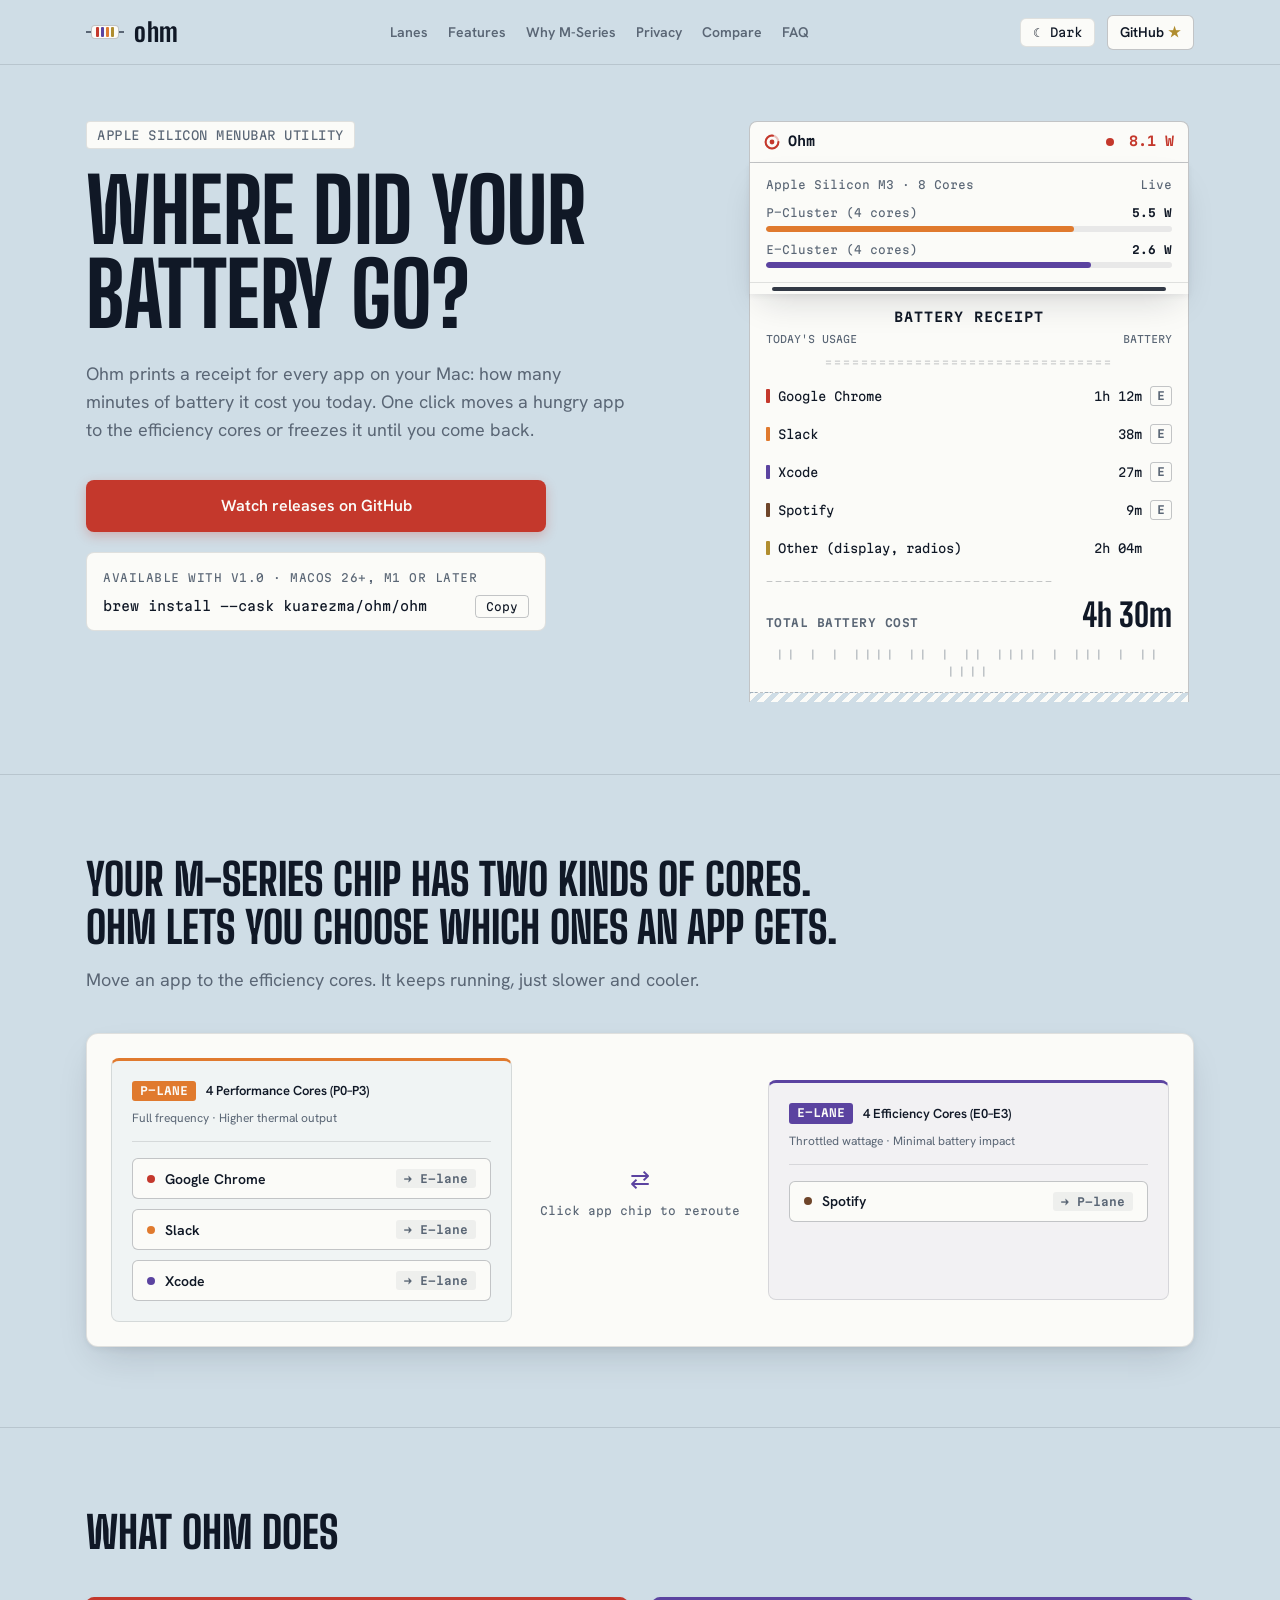
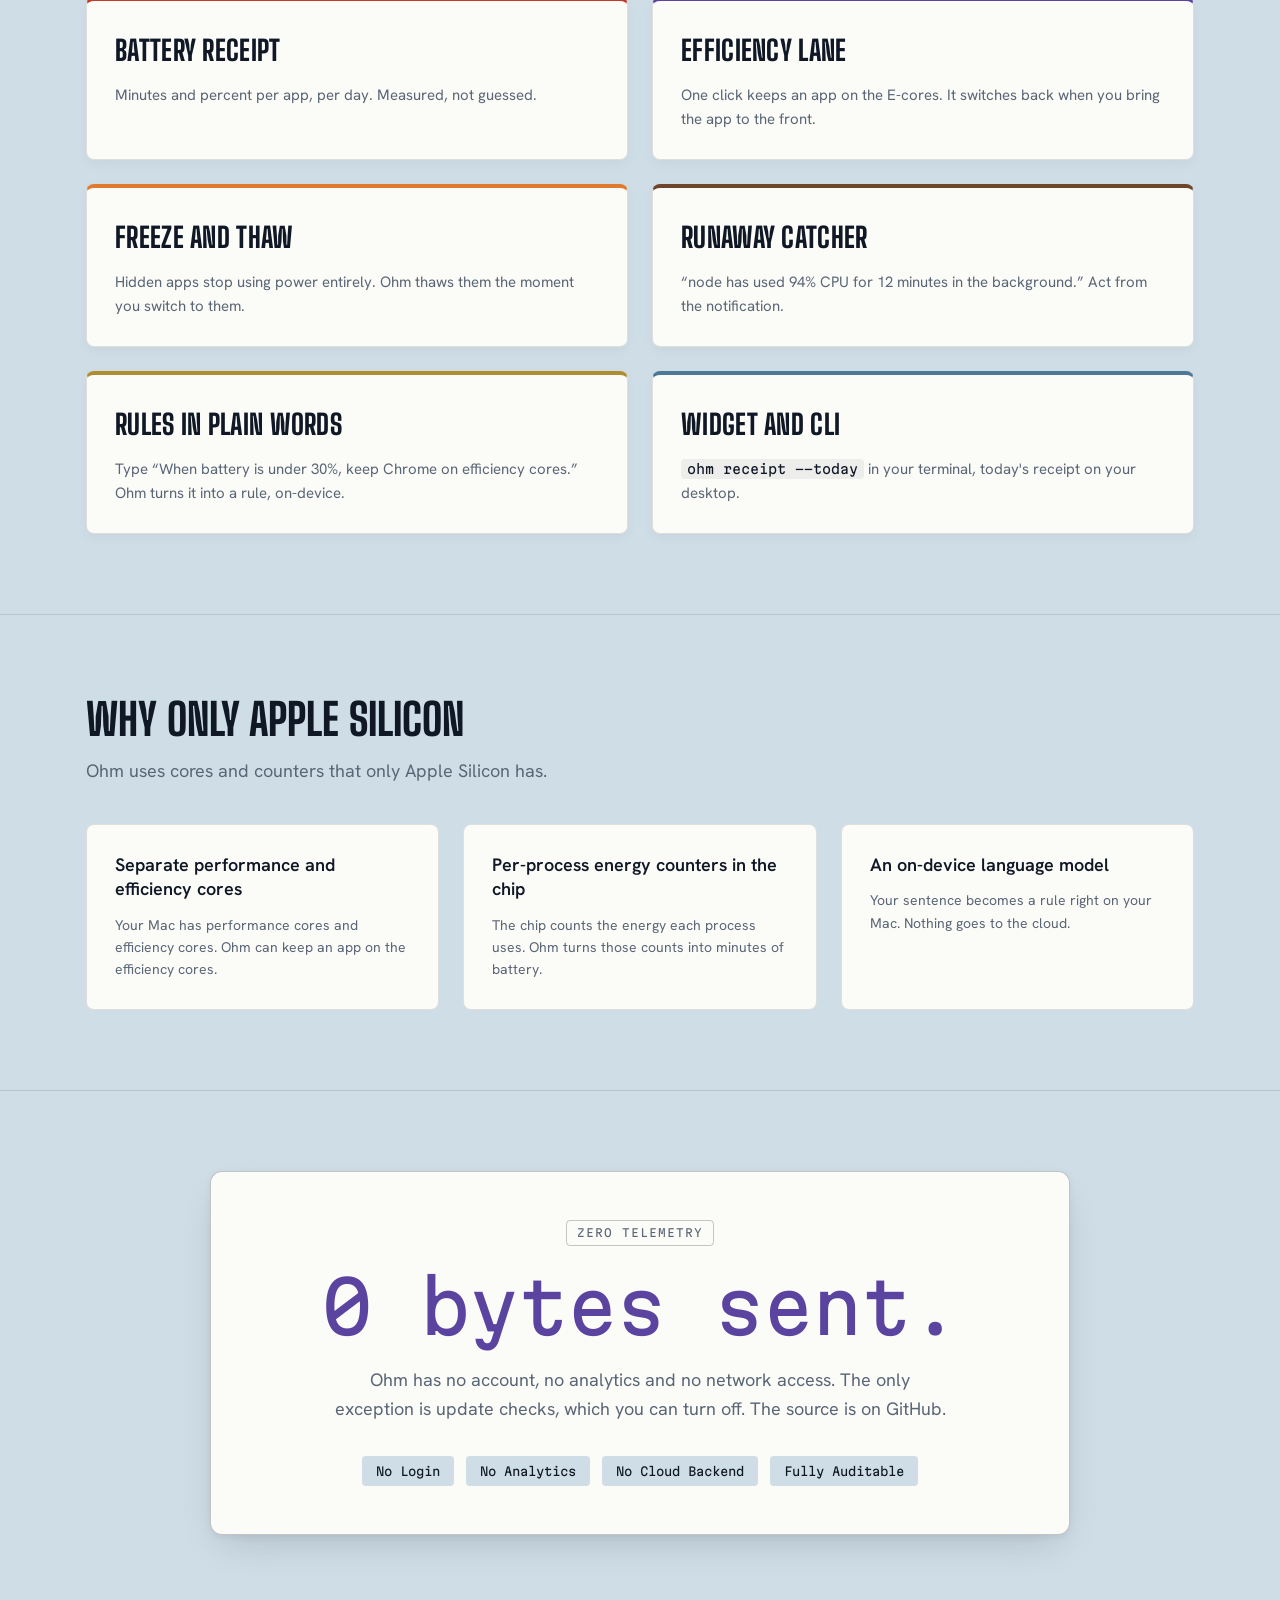
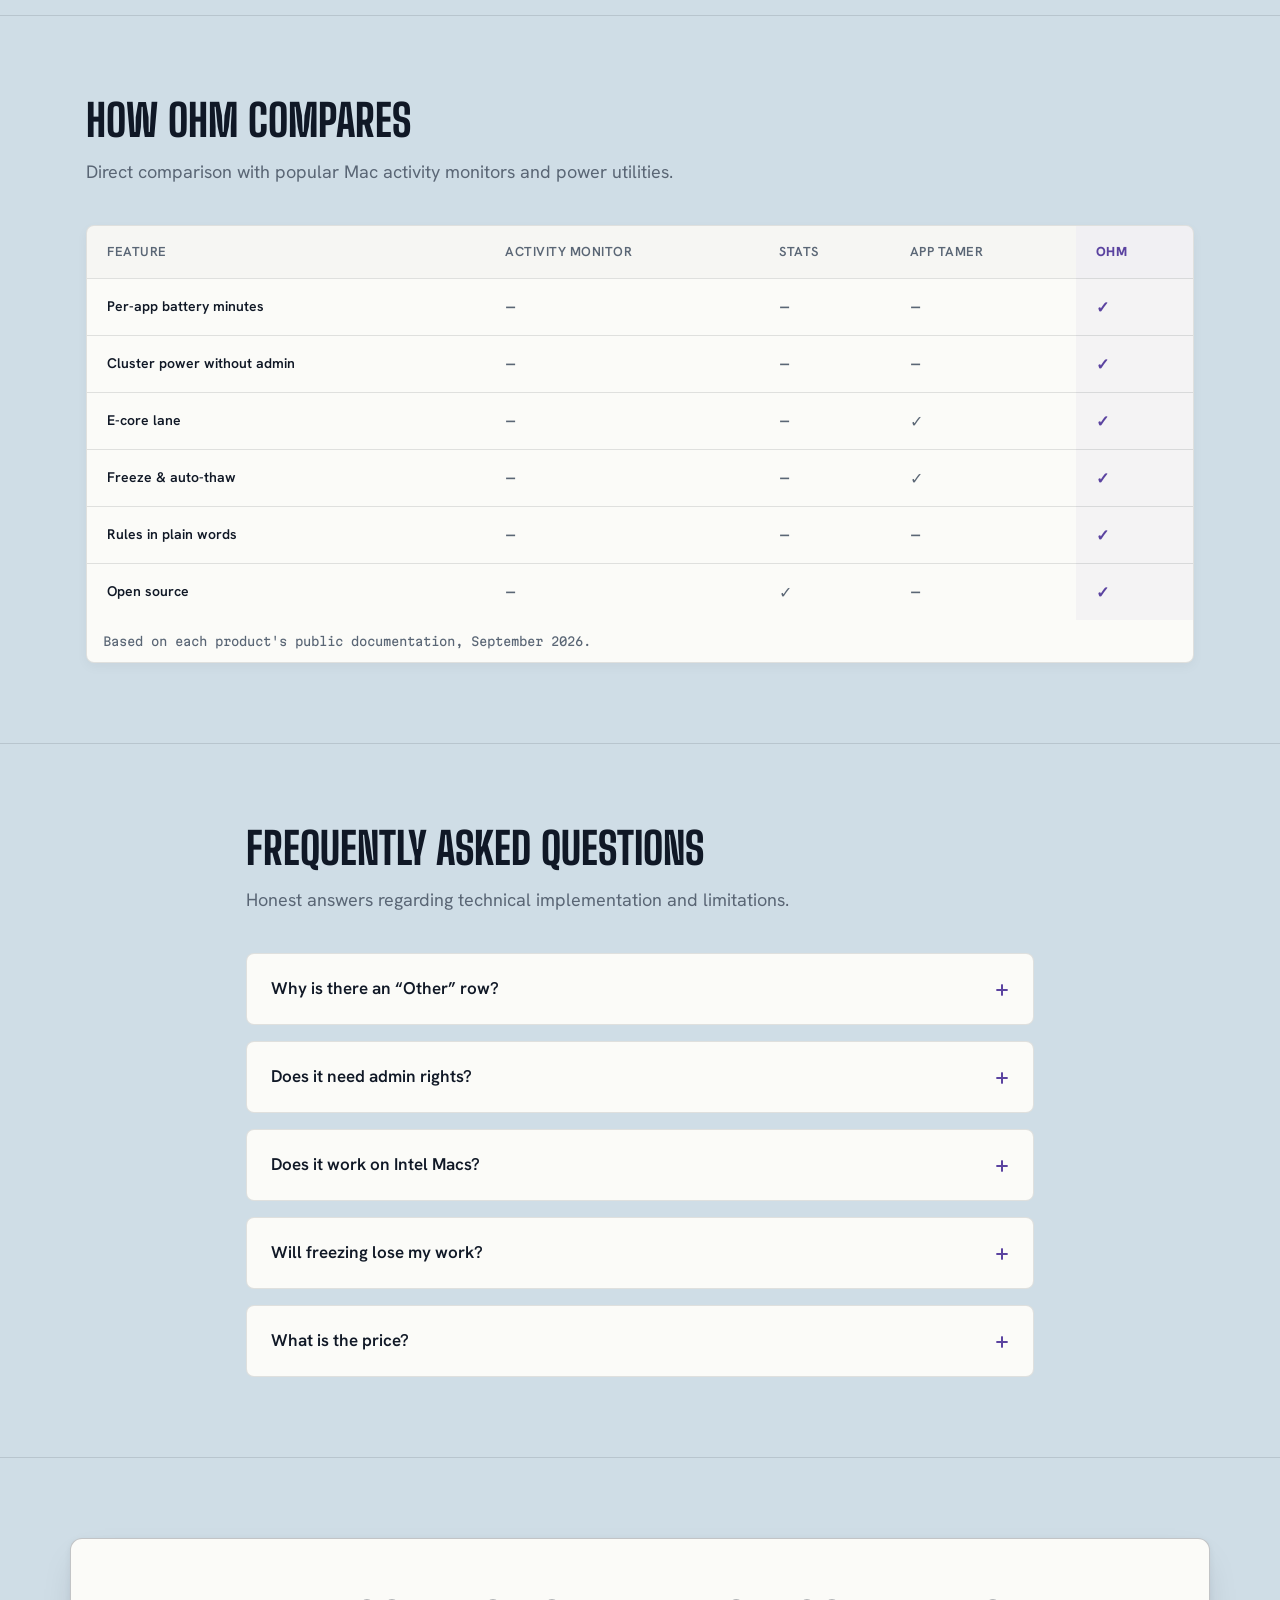
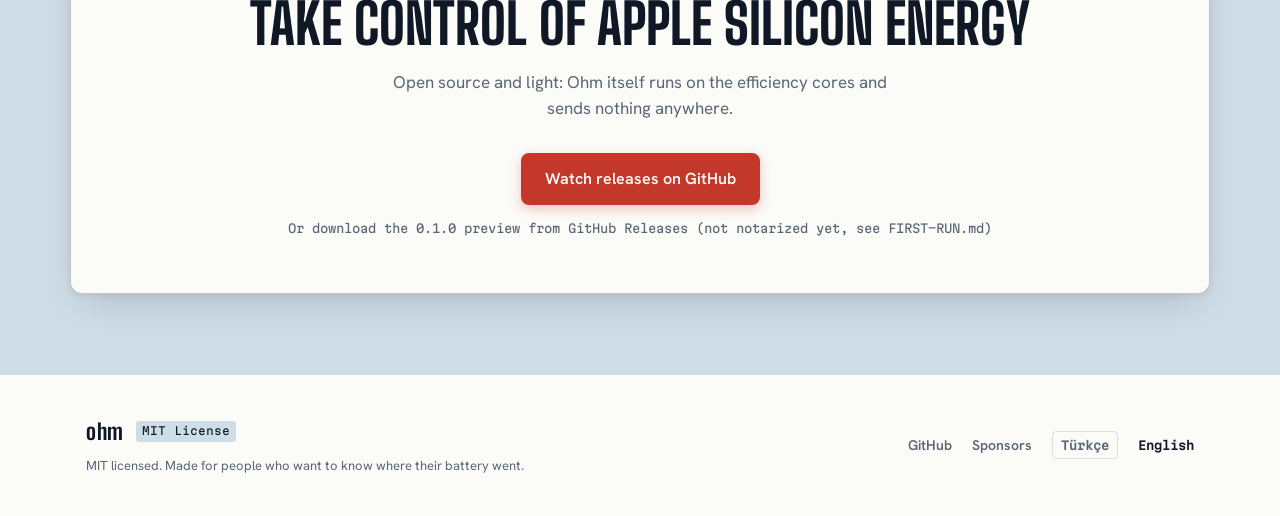
<file: site/index.html>
<!DOCTYPE html>
<html lang="en">
<head>
  <meta charset="UTF-8">
  <meta name="viewport" content="width=device-width, initial-scale=1.0">
  <title>Ohm — Where did your battery go?</title>
  <meta name="description" content="Ohm prints a battery receipt for every app on your Apple Silicon Mac and moves power-hungry apps to efficiency cores with one click.">
  <link rel="icon" href="data:image/svg+xml,%3Csvg xmlns='http://www.w3.org/2000/svg' viewBox='0 0 32 32'%3E%3Ccircle cx='16' cy='16' r='11' fill='none' stroke='%23C4382C' stroke-width='4'/%3E%3Ccircle cx='16' cy='16' r='4' fill='%23C4382C'/%3E%3C/svg%3E">
  <link rel="alternate" hreflang="en" href="./">
  <link rel="alternate" hreflang="tr" href="tr/">
  <link rel="preconnect" href="https://fonts.googleapis.com">
  <link rel="preconnect" href="https://fonts.gstatic.com" crossorigin>
  <link href="https://fonts.googleapis.com/css2?family=Big+Shoulders+Display:wght@800&family=Hanken+Grotesk:wght@400;600&family=Martian+Mono:wght@400&display=swap" rel="stylesheet">
  <link rel="stylesheet" href="styles.css">
</head>
<body>
  <header class="site-header">
    <div class="header-inner container">
      <a href="./" class="nav-brand" aria-label="Ohm home">
        <span class="brand-resistor" aria-hidden="true">
          <span class="resistor-cap"></span>
          <span class="resistor-body">
            <span class="b-band b-red"></span>
            <span class="b-band b-violet"></span>
            <span class="b-band b-orange"></span>
            <span class="b-band b-gold"></span>
          </span>
          <span class="resistor-cap"></span>
        </span>
        <span class="brand-name">ohm</span>
      </a>

      <nav class="nav-links" aria-label="Main Navigation">
        <a href="#lanes">Lanes</a>
        <a href="#features">Features</a>
        <a href="#silicon">Why M-Series</a>
        <a href="#privacy">Privacy</a>
        <a href="#compare">Compare</a>
        <a href="#faq">FAQ</a>
      </nav>

      <div class="nav-actions">
        <button type="button" class="theme-toggle" id="theme-toggle" aria-label="Toggle dark/light theme">
          <span class="theme-icon" aria-hidden="true">◑</span>
          <span class="theme-text">Theme</span>
        </button>
        <a href="https://github.com/kuarezma/ohm" class="nav-gh-link" target="_blank" rel="noopener noreferrer">
          GitHub <span class="star-icon" aria-hidden="true">★</span>
        </a>
      </div>
    </div>
  </header>

  <main>
    <section class="hero-section">
      <div class="container hero-grid">
        <div class="hero-content">
          <div class="hero-badge">Apple Silicon Menubar Utility</div>
          <h1 class="hero-title">Where did your battery go?</h1>
          <p class="hero-sub">
            Ohm prints a receipt for every app on your Mac: how many minutes of battery it cost you today. One click moves a hungry app to the efficiency cores or freezes it until you come back.
          </p>

          <div class="hero-cta-group">
            <a href="https://github.com/kuarezma/ohm/releases" class="btn btn-primary" target="_blank" rel="noopener noreferrer">
              Watch releases on GitHub
            </a>
            <div class="install-card">
              <div class="install-header">
                <span class="install-tag">Available with v1.0 · macOS 26+, M1 or later</span>
              </div>
              <div class="install-cli">
                <code id="brew-code">brew install --cask kuarezma/ohm/ohm</code>
                <button type="button" class="btn-copy" id="btn-copy" aria-label="Copy brew install command">
                  <span id="copy-status">Copy</span>
                </button>
              </div>
            </div>
          </div>
        </div>

        <div class="hero-demo" aria-label="Live interactive Ohm preview">
          <div class="menubar-strip">
            <div class="menubar-left">
              <svg class="ring-icon" viewBox="0 0 20 20" width="16" height="16" aria-hidden="true">
                <circle cx="10" cy="10" r="8" fill="none" stroke="currentColor" stroke-width="2.5" opacity="0.3" />
                <circle cx="10" cy="10" r="8" fill="none" stroke="currentColor" stroke-width="2.5" stroke-dasharray="38 12" stroke-linecap="round" />
                <circle cx="10" cy="10" r="3" fill="currentColor" />
              </svg>
              <span class="menubar-title">Ohm</span>
            </div>
            <div class="menubar-right">
              <span class="live-pulse" aria-hidden="true"></span>
              <span class="live-watt" id="live-wattage">7.4 W</span>
            </div>
          </div>

          <div class="popover-panel">
            <div class="popover-meta">
              <span class="popover-device">Apple Silicon M3 · 8 Cores</span>
              <span class="popover-tag">Live</span>
            </div>
            <div class="cluster-bars">
              <div class="cluster-row">
                <div class="cluster-info">
                  <span class="cluster-name">P-Cluster (4 cores)</span>
                  <span class="cluster-w" id="p-cluster-val">5.3 W</span>
                </div>
                <div class="bar-track">
                  <div class="bar-fill bar-p" id="p-cluster-bar" style="width: 58%;"></div>
                </div>
              </div>
              <div class="cluster-row">
                <div class="cluster-info">
                  <span class="cluster-name">E-Cluster (4 cores)</span>
                  <span class="cluster-w" id="e-cluster-val">2.1 W</span>
                </div>
                <div class="bar-track">
                  <div class="bar-fill bar-e" id="e-cluster-bar" style="width: 28%;"></div>
                </div>
              </div>
            </div>

            <div class="printer-slot" aria-hidden="true">
              <div class="slot-slit"></div>
            </div>
          </div>

          <div class="receipt-container">
            <div class="receipt-paper" id="receipt-paper">
              <div class="receipt-head">
                <p class="receipt-logo">BATTERY RECEIPT</p>
                <div class="receipt-meta-line">
                  <span>TODAY'S USAGE</span>
                  <span>BATTERY</span>
                </div>
                <div class="receipt-rule" aria-hidden="true">================================</div>
              </div>

              <div class="receipt-rows" role="table" aria-label="Per-app battery minutes receipt">
                <div class="receipt-row" data-app="chrome" data-minutes="72" data-saved="25" role="row">
                  <div class="row-left" role="cell">
                    <span class="resistor-stripe stripe-red" aria-hidden="true"></span>
                    <span class="app-title">Google Chrome</span>
                  </div>
                  <div class="row-right" role="cell">
                    <span class="time-display" id="time-chrome">
                      <span class="active-time">1h 12m</span>
                    </span>
                    <button type="button" class="btn-e" data-app="chrome" aria-label="Switch Google Chrome to efficiency cores" aria-pressed="false">E</button>
                  </div>
                </div>

                <div class="receipt-row" data-app="slack" data-minutes="38" data-saved="13" role="row">
                  <div class="row-left" role="cell">
                    <span class="resistor-stripe stripe-orange" aria-hidden="true"></span>
                    <span class="app-title">Slack</span>
                  </div>
                  <div class="row-right" role="cell">
                    <span class="time-display" id="time-slack">
                      <span class="active-time">38m</span>
                    </span>
                    <button type="button" class="btn-e" data-app="slack" aria-label="Switch Slack to efficiency cores" aria-pressed="false">E</button>
                  </div>
                </div>

                <div class="receipt-row" data-app="xcode" data-minutes="27" data-saved="9" role="row">
                  <div class="row-left" role="cell">
                    <span class="resistor-stripe stripe-violet" aria-hidden="true"></span>
                    <span class="app-title">Xcode</span>
                  </div>
                  <div class="row-right" role="cell">
                    <span class="time-display" id="time-xcode">
                      <span class="active-time">27m</span>
                    </span>
                    <button type="button" class="btn-e" data-app="xcode" aria-label="Switch Xcode to efficiency cores" aria-pressed="false">E</button>
                  </div>
                </div>

                <div class="receipt-row" data-app="spotify" data-minutes="9" data-saved="3" role="row">
                  <div class="row-left" role="cell">
                    <span class="resistor-stripe stripe-brown" aria-hidden="true"></span>
                    <span class="app-title">Spotify</span>
                  </div>
                  <div class="row-right" role="cell">
                    <span class="time-display" id="time-spotify">
                      <span class="active-time">9m</span>
                    </span>
                    <button type="button" class="btn-e" data-app="spotify" aria-label="Switch Spotify to efficiency cores" aria-pressed="false">E</button>
                  </div>
                </div>

                <div class="receipt-row row-other" role="row">
                  <div class="row-left" role="cell">
                    <span class="resistor-stripe stripe-gold" aria-hidden="true"></span>
                    <span class="app-title">Other (display, radios)</span>
                  </div>
                  <div class="row-right" role="cell">
                    <span class="time-display">
                      <span class="active-time">2h 04m</span>
                    </span>
                    <span class="btn-placeholder" aria-hidden="true"></span>
                  </div>
                </div>
              </div>

              <div class="receipt-foot">
                <div class="receipt-rule" aria-hidden="true">--------------------------------</div>
                <div class="receipt-total" aria-live="polite" id="receipt-total-container">
                  <span class="total-caption">TOTAL BATTERY COST</span>
                  <span class="total-number" id="receipt-total-value">4h 30m</span>
                </div>
                <div class="receipt-savings-banner" id="receipt-savings-banner" aria-hidden="true">
                  <span class="savings-text">E-core saving active: <strong id="total-saved-text">0m</strong> extended</span>
                </div>
                <div class="receipt-barcode" aria-hidden="true">
                  || | | |||| || | || |||| | ||| | || ||||
                </div>
                <div class="receipt-tear" aria-hidden="true"></div>
              </div>
            </div>
          </div>
        </div>
      </div>
    </section>

    <section class="lanes-section" id="lanes">
      <div class="container">
        <div class="section-header">
          <h2 class="section-title">Your M-series chip has two kinds of cores. Ohm lets you choose which ones an app gets.</h2>
          <p class="section-sub">Move an app to the efficiency cores. It keeps running, just slower and cooler.</p>
        </div>

        <div class="lanes-interactive-board" aria-label="Interactive CPU Core Lanes">
          <div class="lanes-grid">
            <div class="lane-box lane-p" id="p-lane">
              <div class="lane-header">
                <div class="lane-heading">
                  <span class="lane-tag tag-p">P-LANE</span>
                  <span class="lane-core-count">4 Performance Cores (P0–P3)</span>
                </div>
                <span class="lane-caption">Full frequency · Higher thermal output</span>
              </div>
              <div class="lane-chip-area" id="p-chips" role="group" aria-label="Apps running on Performance cores">
                <button type="button" class="app-chip" data-app="chrome" aria-label="Google Chrome on Performance lane. Click to shift to Efficiency lane.">
                  <span class="chip-dot dot-red" aria-hidden="true"></span>
                  <span class="chip-name">Google Chrome</span>
                  <span class="chip-action">→ E-lane</span>
                </button>
                <button type="button" class="app-chip" data-app="slack" aria-label="Slack on Performance lane. Click to shift to Efficiency lane.">
                  <span class="chip-dot dot-orange" aria-hidden="true"></span>
                  <span class="chip-name">Slack</span>
                  <span class="chip-action">→ E-lane</span>
                </button>
                <button type="button" class="app-chip" data-app="xcode" aria-label="Xcode on Performance lane. Click to shift to Efficiency lane.">
                  <span class="chip-dot dot-violet" aria-hidden="true"></span>
                  <span class="chip-name">Xcode</span>
                  <span class="chip-action">→ E-lane</span>
                </button>
              </div>
            </div>

            <div class="lanes-transfer-hint" aria-hidden="true">
              <span class="transfer-arrow">⇄</span>
              <span class="transfer-text">Click app chip to reroute</span>
            </div>

            <div class="lane-box lane-e" id="e-lane">
              <div class="lane-header">
                <div class="lane-heading">
                  <span class="lane-tag tag-e">E-LANE</span>
                  <span class="lane-core-count">4 Efficiency Cores (E0–E3)</span>
                </div>
                <span class="lane-caption">Throttled wattage · Minimal battery impact</span>
              </div>
              <div class="lane-chip-area" id="e-chips" role="group" aria-label="Apps running on Efficiency cores">
                <button type="button" class="app-chip" data-app="spotify" aria-label="Spotify on Efficiency lane. Click to shift to Performance lane.">
                  <span class="chip-dot dot-brown" aria-hidden="true"></span>
                  <span class="chip-name">Spotify</span>
                  <span class="chip-action">→ P-lane</span>
                </button>
              </div>
            </div>
          </div>
        </div>
      </div>
    </section>

    <section class="capabilities-section" id="features">
      <div class="container">
        <div class="section-header">
          <h2 class="section-title">What Ohm does</h2>
        </div>

        <div class="capabilities-grid">
          <article class="cap-card band-stripe-red">
            <h3 class="cap-title">Battery receipt</h3>
            <p class="cap-desc">Minutes and percent per app, per day. Measured, not guessed.</p>
          </article>

          <article class="cap-card band-stripe-violet">
            <h3 class="cap-title">Efficiency lane</h3>
            <p class="cap-desc">One click keeps an app on the E-cores. It switches back when you bring the app to the front.</p>
          </article>

          <article class="cap-card band-stripe-orange">
            <h3 class="cap-title">Freeze and thaw</h3>
            <p class="cap-desc">Hidden apps stop using power entirely. Ohm thaws them the moment you switch to them.</p>
          </article>

          <article class="cap-card band-stripe-brown">
            <h3 class="cap-title">Runaway catcher</h3>
            <p class="cap-desc">&ldquo;node has used 94% CPU for 12 minutes in the background.&rdquo; Act from the notification.</p>
          </article>

          <article class="cap-card band-stripe-gold">
            <h3 class="cap-title">Rules in plain words</h3>
            <p class="cap-desc">Type &ldquo;When battery is under 30%, keep Chrome on efficiency cores.&rdquo; Ohm turns it into a rule, on-device.</p>
          </article>

          <article class="cap-card band-stripe-film">
            <h3 class="cap-title">Widget and CLI</h3>
            <p class="cap-desc"><code class="inline-code">ohm receipt --today</code> in your terminal, today's receipt on your desktop.</p>
          </article>
        </div>
      </div>
    </section>

    <section class="silicon-section" id="silicon">
      <div class="container">
        <div class="section-header">
          <h2 class="section-title">Why only Apple Silicon</h2>
          <p class="section-sub">Ohm uses cores and counters that only Apple Silicon has.</p>
        </div>

        <div class="silicon-grid">
          <div class="silicon-card">
            <h3 class="silicon-heading">Separate performance and efficiency cores</h3>
            <p class="silicon-body">Your Mac has performance cores and efficiency cores. Ohm can keep an app on the efficiency cores.</p>
          </div>
          <div class="silicon-card">
            <h3 class="silicon-heading">Per-process energy counters in the chip</h3>
            <p class="silicon-body">The chip counts the energy each process uses. Ohm turns those counts into minutes of battery.</p>
          </div>
          <div class="silicon-card">
            <h3 class="silicon-heading">An on-device language model</h3>
            <p class="silicon-body">Your sentence becomes a rule right on your Mac. Nothing goes to the cloud.</p>
          </div>
        </div>
      </div>
    </section>

    <section class="privacy-section" id="privacy">
      <div class="container privacy-container">
        <div class="privacy-badge">Zero Telemetry</div>
        <p class="privacy-huge">0 bytes sent.</p>
        <p class="privacy-statement">
          Ohm has no account, no analytics and no network access. The only exception is update checks, which you can turn off. The source is on GitHub.
        </p>
        <div class="privacy-proof-row">
          <span class="proof-tag">No Login</span>
          <span class="proof-tag">No Analytics</span>
          <span class="proof-tag">No Cloud Backend</span>
          <span class="proof-tag">Fully Auditable</span>
        </div>
      </div>
    </section>

    <section class="compare-section" id="compare">
      <div class="container">
        <div class="section-header">
          <h2 class="section-title">How Ohm compares</h2>
          <p class="section-sub">Direct comparison with popular Mac activity monitors and power utilities.</p>
        </div>

        <div class="table-wrap">
          <table class="compare-table">
            <caption class="table-caption">Based on each product's public documentation, September 2026.</caption>
            <thead>
              <tr>
                <th scope="col" class="th-feature">Feature</th>
                <th scope="col">Activity Monitor</th>
                <th scope="col">Stats</th>
                <th scope="col">App Tamer</th>
                <th scope="col" class="th-ohm">Ohm</th>
              </tr>
            </thead>
            <tbody>
              <tr>
                <th scope="row" class="row-feature">Per-app battery minutes</th>
                <td class="cell-val">–</td>
                <td class="cell-val">–</td>
                <td class="cell-val">–</td>
                <td class="cell-val cell-ohm">✓</td>
              </tr>
              <tr>
                <th scope="row" class="row-feature">Cluster power without admin</th>
                <td class="cell-val">–</td>
                <td class="cell-val">–</td>
                <td class="cell-val">–</td>
                <td class="cell-val cell-ohm">✓</td>
              </tr>
              <tr>
                <th scope="row" class="row-feature">E-core lane</th>
                <td class="cell-val">–</td>
                <td class="cell-val">–</td>
                <td class="cell-val">✓</td>
                <td class="cell-val cell-ohm">✓</td>
              </tr>
              <tr>
                <th scope="row" class="row-feature">Freeze &amp; auto-thaw</th>
                <td class="cell-val">–</td>
                <td class="cell-val">–</td>
                <td class="cell-val">✓</td>
                <td class="cell-val cell-ohm">✓</td>
              </tr>
              <tr>
                <th scope="row" class="row-feature">Rules in plain words</th>
                <td class="cell-val">–</td>
                <td class="cell-val">–</td>
                <td class="cell-val">–</td>
                <td class="cell-val cell-ohm">✓</td>
              </tr>
              <tr>
                <th scope="row" class="row-feature">Open source</th>
                <td class="cell-val">–</td>
                <td class="cell-val">✓</td>
                <td class="cell-val">–</td>
                <td class="cell-val cell-ohm">✓</td>
              </tr>
            </tbody>
          </table>
        </div>
      </div>
    </section>

    <section class="faq-section" id="faq">
      <div class="container faq-container">
        <div class="section-header">
          <h2 class="section-title">Frequently asked questions</h2>
          <p class="section-sub">Honest answers regarding technical implementation and limitations.</p>
        </div>

        <div class="faq-list">
          <details class="faq-item">
            <summary class="faq-question">Why is there an &ldquo;Other&rdquo; row?</summary>
            <div class="faq-answer">
              <p>The display and the radios cannot be attributed to a single app, so Ohm shows them separately instead of spreading them across your apps.</p>
            </div>
          </details>

          <details class="faq-item">
            <summary class="faq-question">Does it need admin rights?</summary>
            <div class="faq-answer">
              <p>No, not for v1. Ohm reads the energy counters of your own apps without root, a helper or a kernel extension.</p>
            </div>
          </details>

          <details class="faq-item">
            <summary class="faq-question">Does it work on Intel Macs?</summary>
            <div class="faq-answer">
              <p>No, Ohm reads counters that only Apple Silicon has.</p>
            </div>
          </details>

          <details class="faq-item">
            <summary class="faq-question">Will freezing lose my work?</summary>
            <div class="faq-answer">
              <p>Ohm never freezes apps playing audio or in a call, and thaws everything if it quits or crashes.</p>
            </div>
          </details>

          <details class="faq-item">
            <summary class="faq-question">What is the price?</summary>
            <div class="faq-answer">
              <p>Free and MIT-licensed.</p>
            </div>
          </details>
        </div>
      </div>
    </section>

    <section class="bottom-cta-section">
      <div class="container cta-box">
        <h2 class="cta-heading">Take control of Apple Silicon energy</h2>
        <p class="cta-text">Open source and light: Ohm itself runs on the efficiency cores and sends nothing anywhere.</p>
        <div class="cta-actions">
          <a href="https://github.com/kuarezma/ohm/releases" class="btn btn-primary" target="_blank" rel="noopener noreferrer">
            Watch releases on GitHub
          </a>
          <span class="cta-brew-hint">Or download the 0.1.0 preview from GitHub Releases (not notarized yet, see FIRST-RUN.md)</span>
        </div>
      </div>
    </section>
  </main>

  <footer class="site-footer">
    <div class="container footer-inner">
      <div class="footer-left">
        <div class="footer-brand">
          <span class="brand-name">ohm</span>
          <span class="footer-license">MIT License</span>
        </div>
        <p class="footer-copy">MIT licensed. Made for people who want to know where their battery went.</p>
      </div>

      <div class="footer-right">
        <nav class="footer-links" aria-label="Footer Links">
          <a href="https://github.com/kuarezma/ohm" target="_blank" rel="noopener noreferrer">GitHub</a>
          <a href="https://github.com/kuarezma/ohm#sponsors" target="_blank" rel="noopener noreferrer">Sponsors</a>
          <a href="./tr/" class="lang-switch" title="Türkçe Sürüm">Türkçe</a>
          <span class="lang-current" aria-current="true">English</span>
        </nav>
      </div>
    </div>
  </footer>

  <script src="app.js"></script>
</body>
</html>
</file>
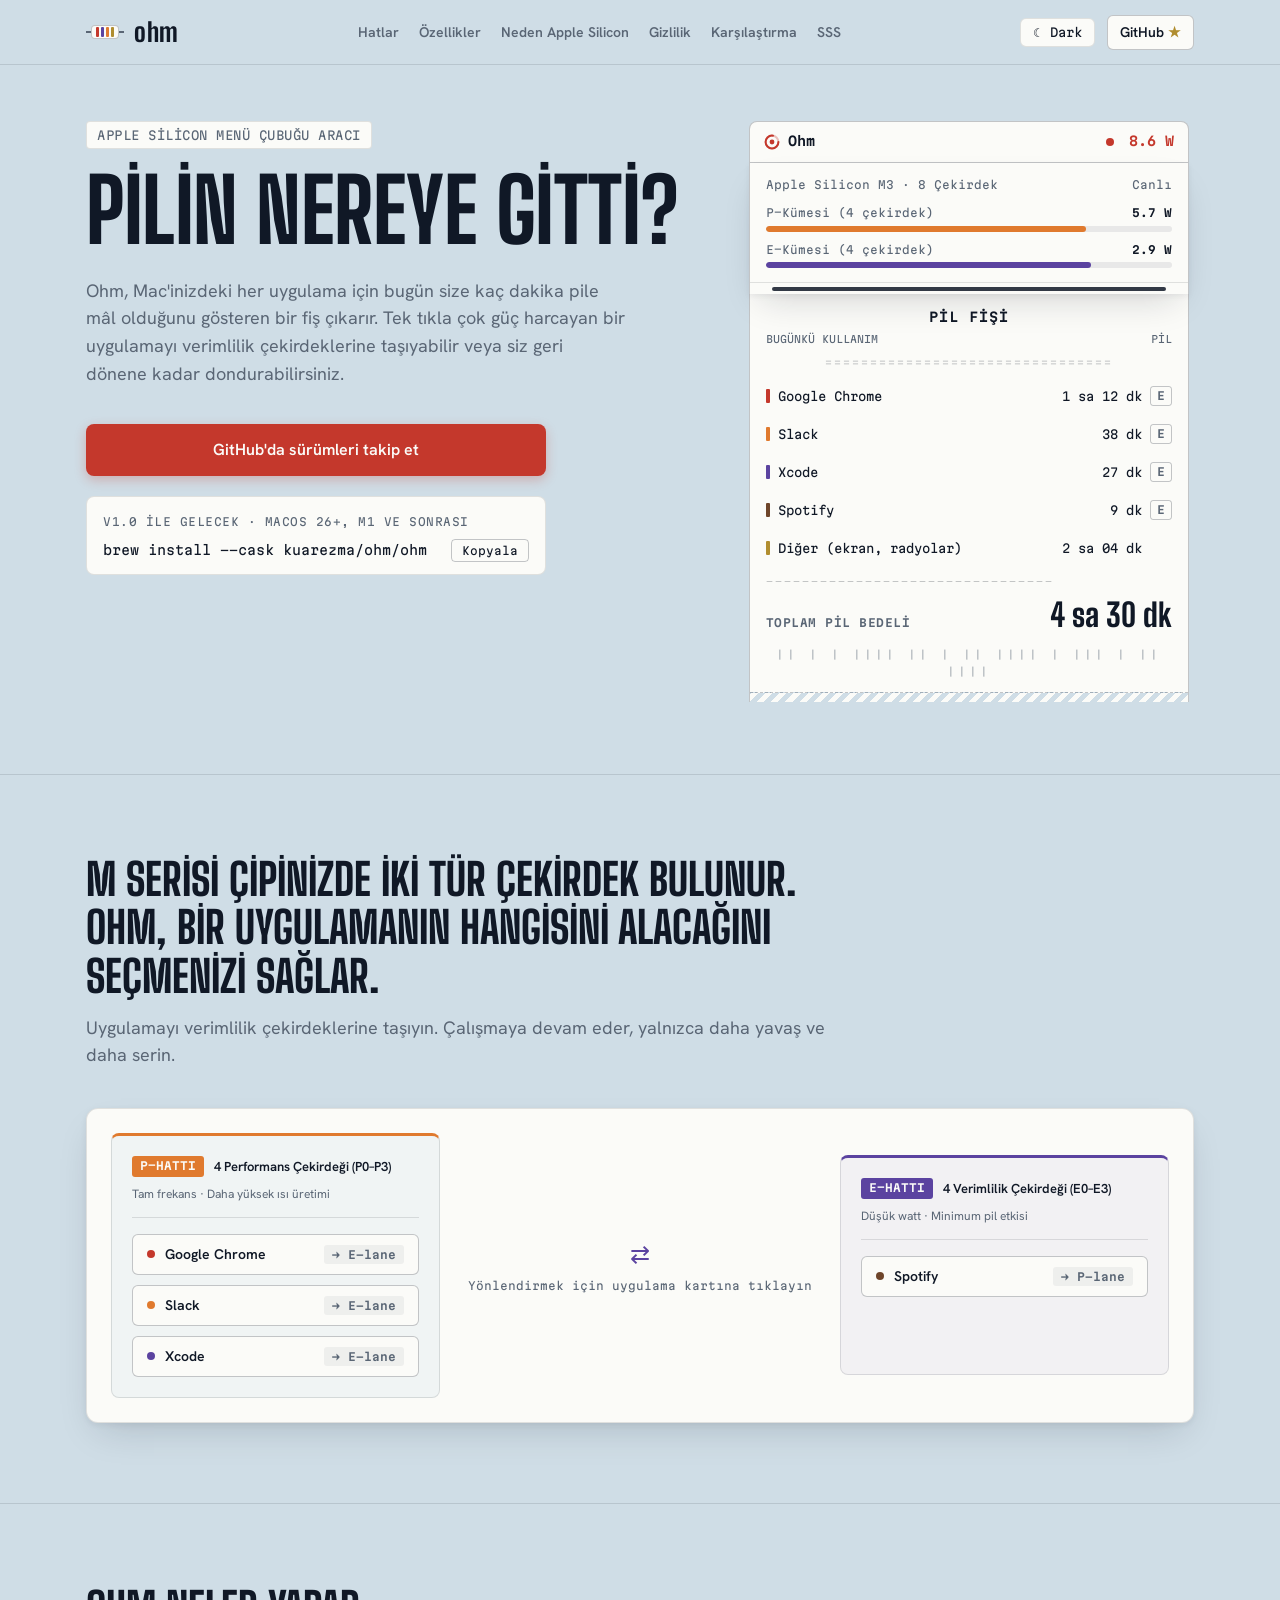
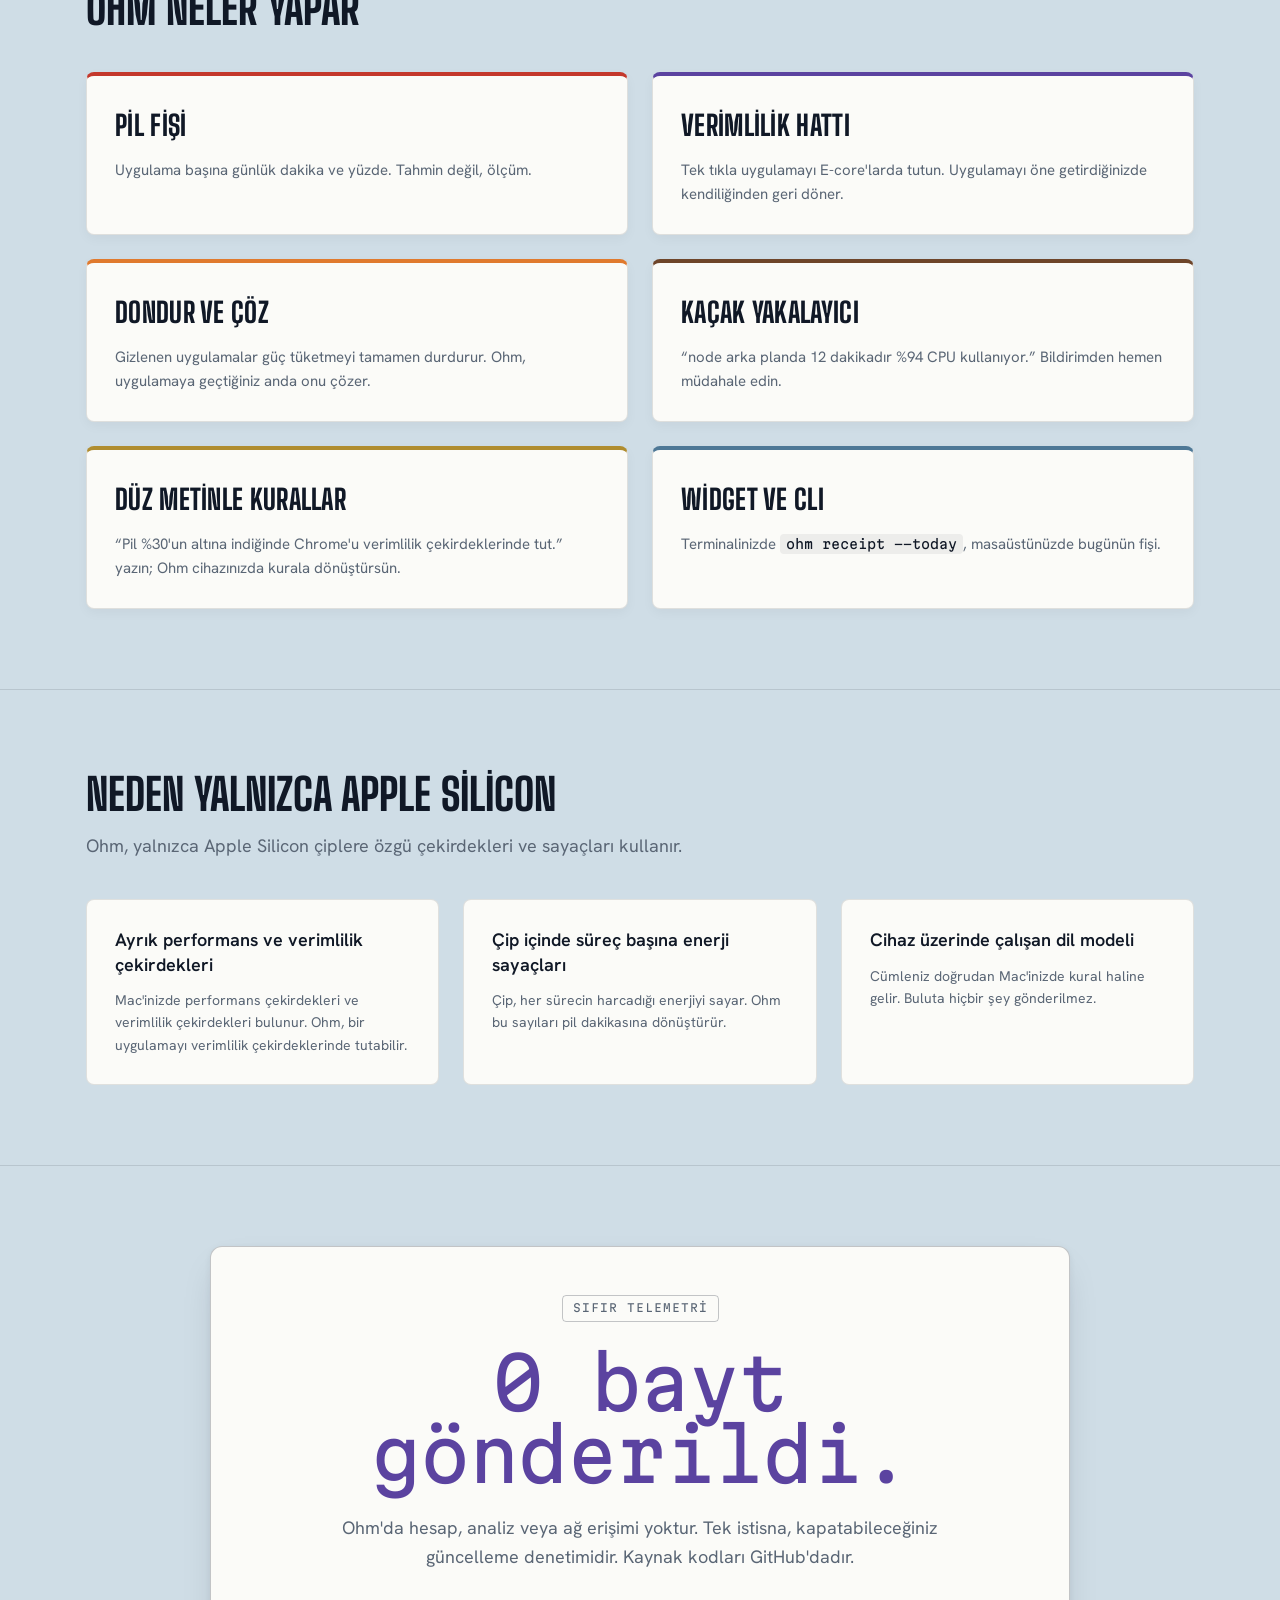
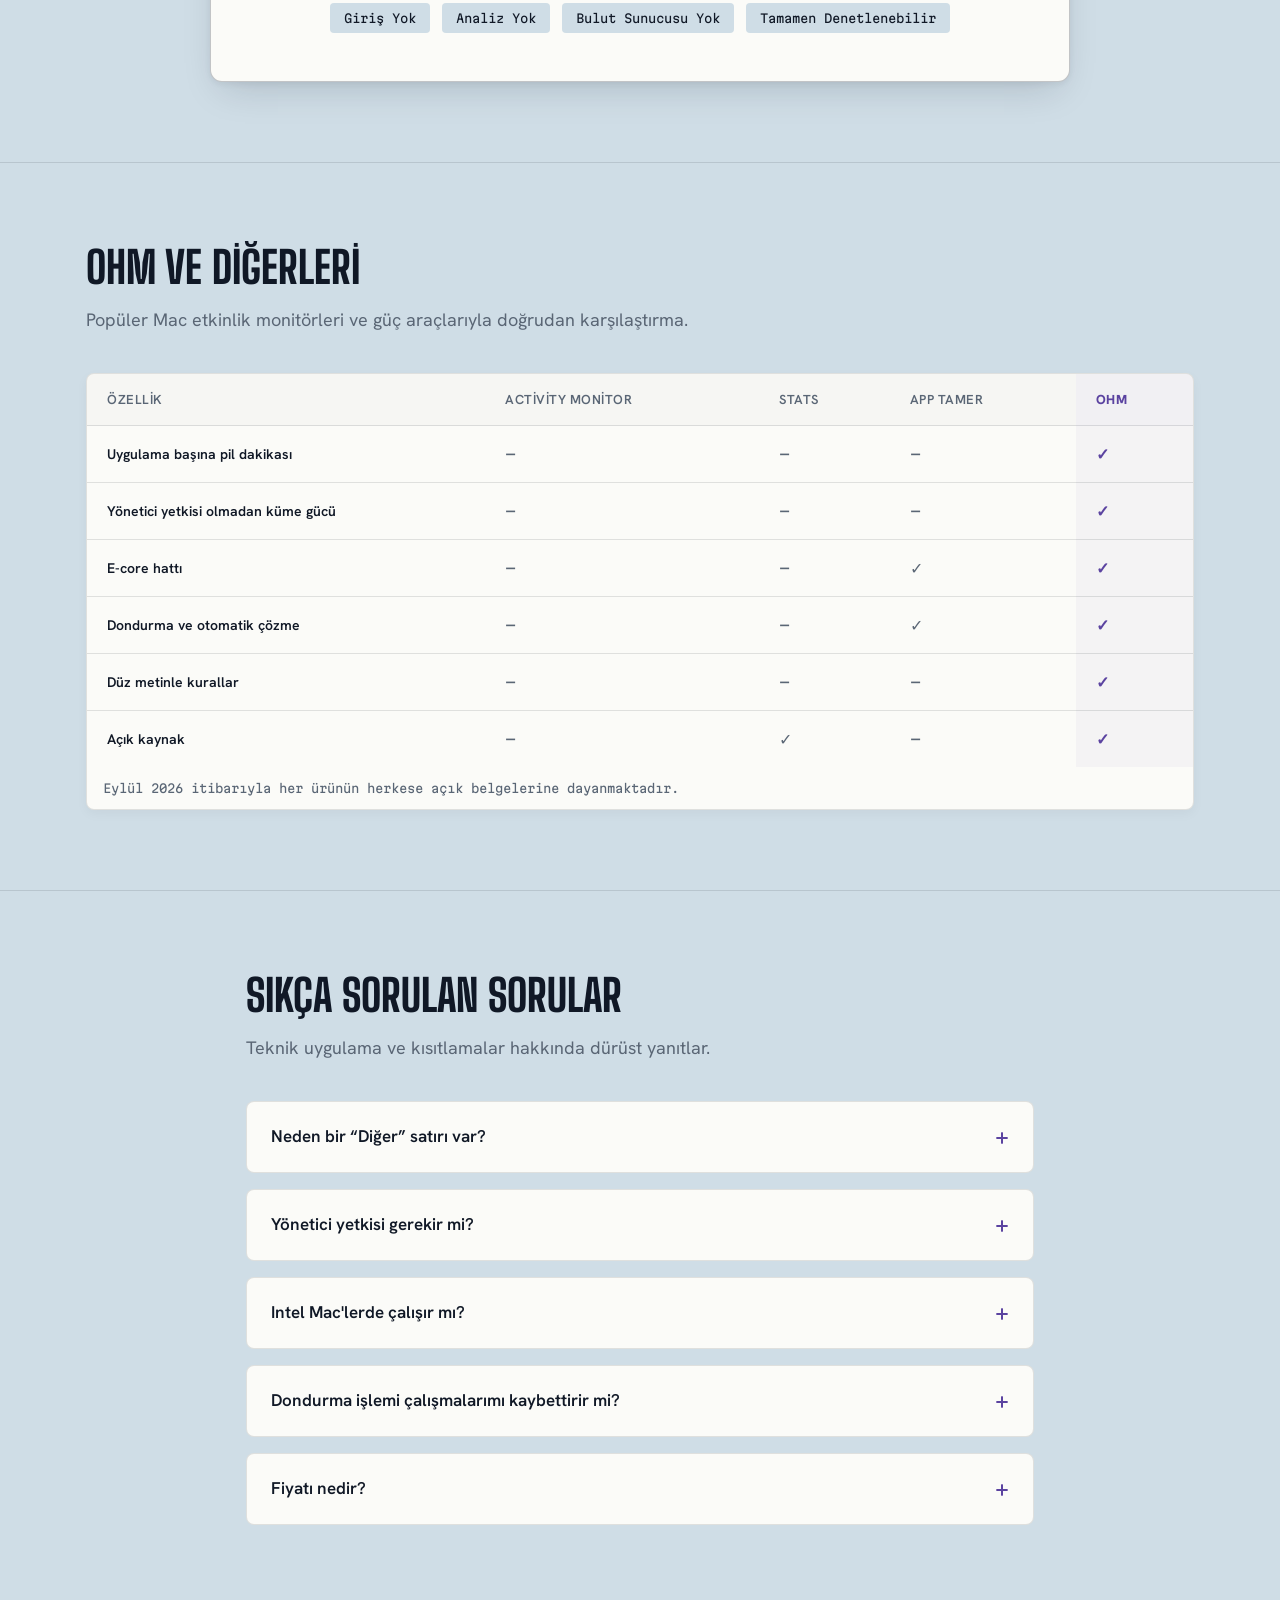
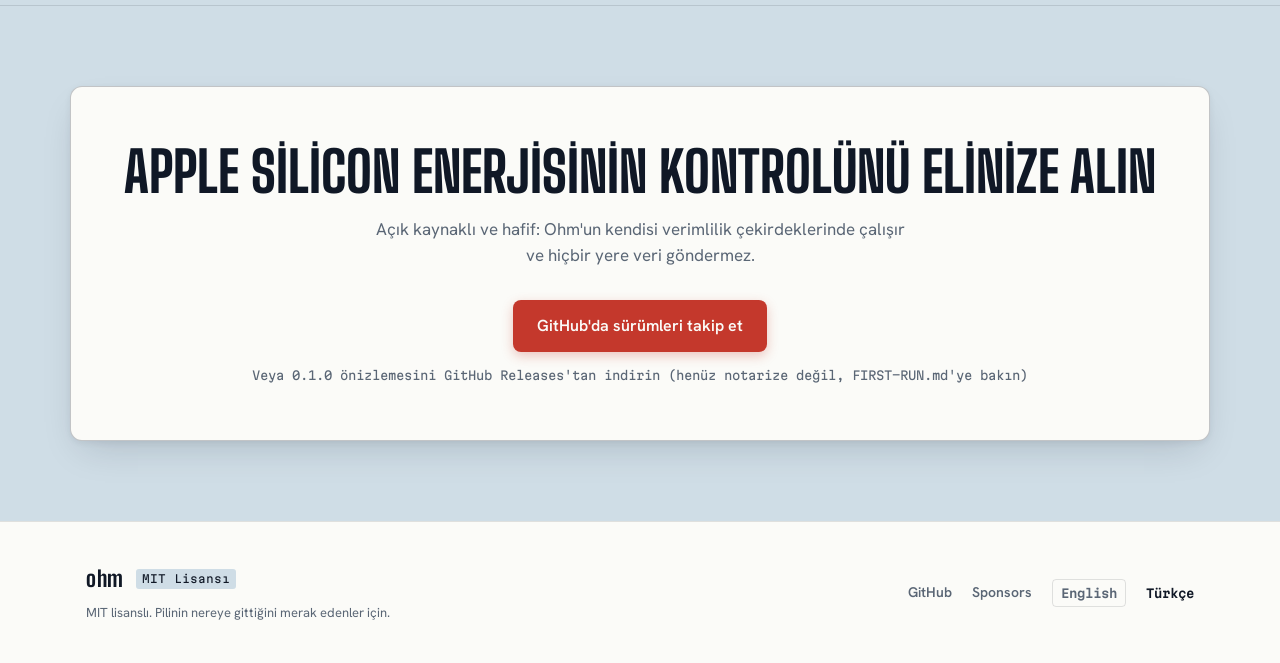
<file: site/tr/index.html>
<!DOCTYPE html>
<html lang="tr">
<head>
  <meta charset="UTF-8">
  <meta name="viewport" content="width=device-width, initial-scale=1.0">
  <title>Ohm — Pilin nereye gitti?</title>
  <meta name="description" content="Ohm, Apple Silicon Mac'inizdeki her uygulama için pil fişi çıkarır ve çok güç tüketen uygulamaları tek tıkla verimlilik çekirdeklerine taşır.">
  <link rel="icon" href="data:image/svg+xml,%3Csvg xmlns='http://www.w3.org/2000/svg' viewBox='0 0 32 32'%3E%3Ccircle cx='16' cy='16' r='11' fill='none' stroke='%23C4382C' stroke-width='4'/%3E%3Ccircle cx='16' cy='16' r='4' fill='%23C4382C'/%3E%3C/svg%3E">
  <link rel="alternate" hreflang="tr" href="./">
  <link rel="alternate" hreflang="en" href="../">
  <link rel="preconnect" href="https://fonts.googleapis.com">
  <link rel="preconnect" href="https://fonts.gstatic.com" crossorigin>
  <link href="https://fonts.googleapis.com/css2?family=Big+Shoulders+Display:wght@800&family=Hanken+Grotesk:wght@400;600&family=Martian+Mono:wght@400&display=swap" rel="stylesheet">
  <link rel="stylesheet" href="../styles.css">
</head>
<body>
  <header class="site-header">
    <div class="header-inner container">
      <a href="./" class="nav-brand" aria-label="Ohm ana sayfa">
        <span class="brand-resistor" aria-hidden="true">
          <span class="resistor-cap"></span>
          <span class="resistor-body">
            <span class="b-band b-red"></span>
            <span class="b-band b-violet"></span>
            <span class="b-band b-orange"></span>
            <span class="b-band b-gold"></span>
          </span>
          <span class="resistor-cap"></span>
        </span>
        <span class="brand-name">ohm</span>
      </a>

      <nav class="nav-links" aria-label="Ana Gezinti">
        <a href="#lanes">Hatlar</a>
        <a href="#features">Özellikler</a>
        <a href="#silicon">Neden Apple Silicon</a>
        <a href="#privacy">Gizlilik</a>
        <a href="#compare">Karşılaştırma</a>
        <a href="#faq">SSS</a>
      </nav>

      <div class="nav-actions">
        <button type="button" class="theme-toggle" id="theme-toggle" aria-label="Koyu/açık temayı değiştir">
          <span class="theme-icon" aria-hidden="true">◑</span>
          <span class="theme-text">Tema</span>
        </button>
        <a href="https://github.com/kuarezma/ohm" class="nav-gh-link" target="_blank" rel="noopener noreferrer">
          GitHub <span class="star-icon" aria-hidden="true">★</span>
        </a>
      </div>
    </div>
  </header>

  <main>
    <section class="hero-section">
      <div class="container hero-grid">
        <div class="hero-content">
          <div class="hero-badge">Apple Silicon Menü Çubuğu Aracı</div>
          <h1 class="hero-title">Pilin nereye gitti?</h1>
          <p class="hero-sub">
            Ohm, Mac'inizdeki her uygulama için bugün size kaç dakika pile mâl olduğunu gösteren bir fiş çıkarır. Tek tıkla çok güç harcayan bir uygulamayı verimlilik çekirdeklerine taşıyabilir veya siz geri dönene kadar dondurabilirsiniz.
          </p>

          <div class="hero-cta-group">
            <a href="https://github.com/kuarezma/ohm/releases" class="btn btn-primary" target="_blank" rel="noopener noreferrer">
              GitHub'da sürümleri takip et
            </a>
            <div class="install-card">
              <div class="install-header">
                <span class="install-tag">v1.0 ile gelecek · macOS 26+, M1 ve sonrası</span>
              </div>
              <div class="install-cli">
                <code id="brew-code">brew install --cask kuarezma/ohm/ohm</code>
                <button type="button" class="btn-copy" id="btn-copy" aria-label="brew install komutunu kopyala">
                  <span id="copy-status">Kopyala</span>
                </button>
              </div>
            </div>
          </div>
        </div>

        <div class="hero-demo" aria-label="Canlı etkileşimli Ohm önizlemesi">
          <div class="menubar-strip">
            <div class="menubar-left">
              <svg class="ring-icon" viewBox="0 0 20 20" width="16" height="16" aria-hidden="true">
                <circle cx="10" cy="10" r="8" fill="none" stroke="currentColor" stroke-width="2.5" opacity="0.3" />
                <circle cx="10" cy="10" r="8" fill="none" stroke="currentColor" stroke-width="2.5" stroke-dasharray="38 12" stroke-linecap="round" />
                <circle cx="10" cy="10" r="3" fill="currentColor" />
              </svg>
              <span class="menubar-title">Ohm</span>
            </div>
            <div class="menubar-right">
              <span class="live-pulse" aria-hidden="true"></span>
              <span class="live-watt" id="live-wattage">7.4 W</span>
            </div>
          </div>

          <div class="popover-panel">
            <div class="popover-meta">
              <span class="popover-device">Apple Silicon M3 · 8 Çekirdek</span>
              <span class="popover-tag">Canlı</span>
            </div>
            <div class="cluster-bars">
              <div class="cluster-row">
                <div class="cluster-info">
                  <span class="cluster-name">P-Kümesi (4 çekirdek)</span>
                  <span class="cluster-w" id="p-cluster-val">5.3 W</span>
                </div>
                <div class="bar-track">
                  <div class="bar-fill bar-p" id="p-cluster-bar" style="width: 58%;"></div>
                </div>
              </div>
              <div class="cluster-row">
                <div class="cluster-info">
                  <span class="cluster-name">E-Kümesi (4 çekirdek)</span>
                  <span class="cluster-w" id="e-cluster-val">2.1 W</span>
                </div>
                <div class="bar-track">
                  <div class="bar-fill bar-e" id="e-cluster-bar" style="width: 28%;"></div>
                </div>
              </div>
            </div>

            <div class="printer-slot" aria-hidden="true">
              <div class="slot-slit"></div>
            </div>
          </div>

          <div class="receipt-container">
            <div class="receipt-paper" id="receipt-paper">
              <div class="receipt-head">
                <p class="receipt-logo">PİL FİŞİ</p>
                <div class="receipt-meta-line">
                  <span>BUGÜNKÜ KULLANIM</span>
                  <span>PİL</span>
                </div>
                <div class="receipt-rule" aria-hidden="true">================================</div>
              </div>

              <div class="receipt-rows" role="table" aria-label="Uygulama başına pil dakikası fişi">
                <div class="receipt-row" data-app="chrome" data-minutes="72" data-saved="25" role="row">
                  <div class="row-left" role="cell">
                    <span class="resistor-stripe stripe-red" aria-hidden="true"></span>
                    <span class="app-title">Google Chrome</span>
                  </div>
                  <div class="row-right" role="cell">
                    <span class="time-display" id="time-chrome">
                      <span class="active-time">1 sa 12 dk</span>
                    </span>
                    <button type="button" class="btn-e" data-app="chrome" aria-label="Google Chrome uygulamasını verimlilik çekirdeklerine geçir" aria-pressed="false">E</button>
                  </div>
                </div>

                <div class="receipt-row" data-app="slack" data-minutes="38" data-saved="13" role="row">
                  <div class="row-left" role="cell">
                    <span class="resistor-stripe stripe-orange" aria-hidden="true"></span>
                    <span class="app-title">Slack</span>
                  </div>
                  <div class="row-right" role="cell">
                    <span class="time-display" id="time-slack">
                      <span class="active-time">38 dk</span>
                    </span>
                    <button type="button" class="btn-e" data-app="slack" aria-label="Slack uygulamasını verimlilik çekirdeklerine geçir" aria-pressed="false">E</button>
                  </div>
                </div>

                <div class="receipt-row" data-app="xcode" data-minutes="27" data-saved="9" role="row">
                  <div class="row-left" role="cell">
                    <span class="resistor-stripe stripe-violet" aria-hidden="true"></span>
                    <span class="app-title">Xcode</span>
                  </div>
                  <div class="row-right" role="cell">
                    <span class="time-display" id="time-xcode">
                      <span class="active-time">27 dk</span>
                    </span>
                    <button type="button" class="btn-e" data-app="xcode" aria-label="Xcode uygulamasını verimlilik çekirdeklerine geçir" aria-pressed="false">E</button>
                  </div>
                </div>

                <div class="receipt-row" data-app="spotify" data-minutes="9" data-saved="3" role="row">
                  <div class="row-left" role="cell">
                    <span class="resistor-stripe stripe-brown" aria-hidden="true"></span>
                    <span class="app-title">Spotify</span>
                  </div>
                  <div class="row-right" role="cell">
                    <span class="time-display" id="time-spotify">
                      <span class="active-time">9 dk</span>
                    </span>
                    <button type="button" class="btn-e" data-app="spotify" aria-label="Spotify uygulamasını verimlilik çekirdeklerine geçir" aria-pressed="false">E</button>
                  </div>
                </div>

                <div class="receipt-row row-other" role="row">
                  <div class="row-left" role="cell">
                    <span class="resistor-stripe stripe-gold" aria-hidden="true"></span>
                    <span class="app-title">Diğer (ekran, radyolar)</span>
                  </div>
                  <div class="row-right" role="cell">
                    <span class="time-display">
                      <span class="active-time">2 sa 04 dk</span>
                    </span>
                    <span class="btn-placeholder" aria-hidden="true"></span>
                  </div>
                </div>
              </div>

              <div class="receipt-foot">
                <div class="receipt-rule" aria-hidden="true">--------------------------------</div>
                <div class="receipt-total" aria-live="polite" id="receipt-total-container">
                  <span class="total-caption">TOPLAM PİL BEDELİ</span>
                  <span class="total-number" id="receipt-total-value">4 sa 30 dk</span>
                </div>
                <div class="receipt-savings-banner" id="receipt-savings-banner" aria-hidden="true">
                  <span class="savings-text">E-core tasarrufu devrede: <strong id="total-saved-text">0 dk</strong> uzatıldı</span>
                </div>
                <div class="receipt-barcode" aria-hidden="true">
                  || | | |||| || | || |||| | ||| | || ||||
                </div>
                <div class="receipt-tear" aria-hidden="true"></div>
              </div>
            </div>
          </div>
        </div>
      </div>
    </section>

    <section class="lanes-section" id="lanes">
      <div class="container">
        <div class="section-header">
          <h2 class="section-title">M serisi çipinizde iki tür çekirdek bulunur. Ohm, bir uygulamanın hangisini alacağını seçmenizi sağlar.</h2>
          <p class="section-sub">Uygulamayı verimlilik çekirdeklerine taşıyın. Çalışmaya devam eder, yalnızca daha yavaş ve daha serin.</p>
        </div>

        <div class="lanes-interactive-board" aria-label="Etkileşimli CPU çekirdek hatları">
          <div class="lanes-grid">
            <div class="lane-box lane-p" id="p-lane">
              <div class="lane-header">
                <div class="lane-heading">
                  <span class="lane-tag tag-p">P-HATTI</span>
                  <span class="lane-core-count">4 Performans Çekirdeği (P0–P3)</span>
                </div>
                <span class="lane-caption">Tam frekans · Daha yüksek ısı üretimi</span>
              </div>
              <div class="lane-chip-area" id="p-chips" role="group" aria-label="Performans çekirdeklerinde çalışan uygulamalar">
                <button type="button" class="app-chip" data-app="chrome" aria-label="Performans hattındaki Google Chrome. Verimlilik hattına geçirmek için tıklayın.">
                  <span class="chip-dot dot-red" aria-hidden="true"></span>
                  <span class="chip-name">Google Chrome</span>
                  <span class="chip-action">→ E-lane</span>
                </button>
                <button type="button" class="app-chip" data-app="slack" aria-label="Performans hattındaki Slack. Verimlilik hattına geçirmek için tıklayın.">
                  <span class="chip-dot dot-orange" aria-hidden="true"></span>
                  <span class="chip-name">Slack</span>
                  <span class="chip-action">→ E-lane</span>
                </button>
                <button type="button" class="app-chip" data-app="xcode" aria-label="Performans hattındaki Xcode. Verimlilik hattına geçirmek için tıklayın.">
                  <span class="chip-dot dot-violet" aria-hidden="true"></span>
                  <span class="chip-name">Xcode</span>
                  <span class="chip-action">→ E-lane</span>
                </button>
              </div>
            </div>

            <div class="lanes-transfer-hint" aria-hidden="true">
              <span class="transfer-arrow">⇄</span>
              <span class="transfer-text">Yönlendirmek için uygulama kartına tıklayın</span>
            </div>

            <div class="lane-box lane-e" id="e-lane">
              <div class="lane-header">
                <div class="lane-heading">
                  <span class="lane-tag tag-e">E-HATTI</span>
                  <span class="lane-core-count">4 Verimlilik Çekirdeği (E0–E3)</span>
                </div>
                <span class="lane-caption">Düşük watt · Minimum pil etkisi</span>
              </div>
              <div class="lane-chip-area" id="e-chips" role="group" aria-label="Verimlilik çekirdeklerinde çalışan uygulamalar">
                <button type="button" class="app-chip" data-app="spotify" aria-label="Verimlilik hattındaki Spotify. Performans hattına geçirmek için tıklayın.">
                  <span class="chip-dot dot-brown" aria-hidden="true"></span>
                  <span class="chip-name">Spotify</span>
                  <span class="chip-action">→ P-lane</span>
                </button>
              </div>
            </div>
          </div>
        </div>
      </div>
    </section>

    <section class="capabilities-section" id="features">
      <div class="container">
        <div class="section-header">
          <h2 class="section-title">Ohm neler yapar</h2>
        </div>

        <div class="capabilities-grid">
          <article class="cap-card band-stripe-red">
            <h3 class="cap-title">Pil fişi</h3>
            <p class="cap-desc">Uygulama başına günlük dakika ve yüzde. Tahmin değil, ölçüm.</p>
          </article>

          <article class="cap-card band-stripe-violet">
            <h3 class="cap-title">Verimlilik hattı</h3>
            <p class="cap-desc">Tek tıkla uygulamayı E-core'larda tutun. Uygulamayı öne getirdiğinizde kendiliğinden geri döner.</p>
          </article>

          <article class="cap-card band-stripe-orange">
            <h3 class="cap-title">Dondur ve çöz</h3>
            <p class="cap-desc">Gizlenen uygulamalar güç tüketmeyi tamamen durdurur. Ohm, uygulamaya geçtiğiniz anda onu çözer.</p>
          </article>

          <article class="cap-card band-stripe-brown">
            <h3 class="cap-title">Kaçak yakalayıcı</h3>
            <p class="cap-desc">&ldquo;node arka planda 12 dakikadır %94 CPU kullanıyor.&rdquo; Bildirimden hemen müdahale edin.</p>
          </article>

          <article class="cap-card band-stripe-gold">
            <h3 class="cap-title">Düz metinle kurallar</h3>
            <p class="cap-desc">&ldquo;Pil %30'un altına indiğinde Chrome'u verimlilik çekirdeklerinde tut.&rdquo; yazın; Ohm cihazınızda kurala dönüştürsün.</p>
          </article>

          <article class="cap-card band-stripe-film">
            <h3 class="cap-title">Widget ve CLI</h3>
            <p class="cap-desc">Terminalinizde <code class="inline-code">ohm receipt --today</code>, masaüstünüzde bugünün fişi.</p>
          </article>
        </div>
      </div>
    </section>

    <section class="silicon-section" id="silicon">
      <div class="container">
        <div class="section-header">
          <h2 class="section-title">Neden yalnızca Apple Silicon</h2>
          <p class="section-sub">Ohm, yalnızca Apple Silicon çiplere özgü çekirdekleri ve sayaçları kullanır.</p>
        </div>

        <div class="silicon-grid">
          <div class="silicon-card">
            <h3 class="silicon-heading">Ayrık performans ve verimlilik çekirdekleri</h3>
            <p class="silicon-body">Mac'inizde performans çekirdekleri ve verimlilik çekirdekleri bulunur. Ohm, bir uygulamayı verimlilik çekirdeklerinde tutabilir.</p>
          </div>
          <div class="silicon-card">
            <h3 class="silicon-heading">Çip içinde süreç başına enerji sayaçları</h3>
            <p class="silicon-body">Çip, her sürecin harcadığı enerjiyi sayar. Ohm bu sayıları pil dakikasına dönüştürür.</p>
          </div>
          <div class="silicon-card">
            <h3 class="silicon-heading">Cihaz üzerinde çalışan dil modeli</h3>
            <p class="silicon-body">Cümleniz doğrudan Mac'inizde kural haline gelir. Buluta hiçbir şey gönderilmez.</p>
          </div>
        </div>
      </div>
    </section>

    <section class="privacy-section" id="privacy">
      <div class="container privacy-container">
        <div class="privacy-badge">Sıfır Telemetri</div>
        <p class="privacy-huge">0 bayt gönderildi.</p>
        <p class="privacy-statement">
          Ohm'da hesap, analiz veya ağ erişimi yoktur. Tek istisna, kapatabileceğiniz güncelleme denetimidir. Kaynak kodları GitHub'dadır.
        </p>
        <div class="privacy-proof-row">
          <span class="proof-tag">Giriş Yok</span>
          <span class="proof-tag">Analiz Yok</span>
          <span class="proof-tag">Bulut Sunucusu Yok</span>
          <span class="proof-tag">Tamamen Denetlenebilir</span>
        </div>
      </div>
    </section>

    <section class="compare-section" id="compare">
      <div class="container">
        <div class="section-header">
          <h2 class="section-title">Ohm ve diğerleri</h2>
          <p class="section-sub">Popüler Mac etkinlik monitörleri ve güç araçlarıyla doğrudan karşılaştırma.</p>
        </div>

        <div class="table-wrap">
          <table class="compare-table">
            <caption class="table-caption">Eylül 2026 itibarıyla her ürünün herkese açık belgelerine dayanmaktadır.</caption>
            <thead>
              <tr>
                <th scope="col" class="th-feature">Özellik</th>
                <th scope="col">Activity Monitor</th>
                <th scope="col">Stats</th>
                <th scope="col">App Tamer</th>
                <th scope="col" class="th-ohm">Ohm</th>
              </tr>
            </thead>
            <tbody>
              <tr>
                <th scope="row" class="row-feature">Uygulama başına pil dakikası</th>
                <td class="cell-val">–</td>
                <td class="cell-val">–</td>
                <td class="cell-val">–</td>
                <td class="cell-val cell-ohm">✓</td>
              </tr>
              <tr>
                <th scope="row" class="row-feature">Yönetici yetkisi olmadan küme gücü</th>
                <td class="cell-val">–</td>
                <td class="cell-val">–</td>
                <td class="cell-val">–</td>
                <td class="cell-val cell-ohm">✓</td>
              </tr>
              <tr>
                <th scope="row" class="row-feature">E-core hattı</th>
                <td class="cell-val">–</td>
                <td class="cell-val">–</td>
                <td class="cell-val">✓</td>
                <td class="cell-val cell-ohm">✓</td>
              </tr>
              <tr>
                <th scope="row" class="row-feature">Dondurma ve otomatik çözme</th>
                <td class="cell-val">–</td>
                <td class="cell-val">–</td>
                <td class="cell-val">✓</td>
                <td class="cell-val cell-ohm">✓</td>
              </tr>
              <tr>
                <th scope="row" class="row-feature">Düz metinle kurallar</th>
                <td class="cell-val">–</td>
                <td class="cell-val">–</td>
                <td class="cell-val">–</td>
                <td class="cell-val cell-ohm">✓</td>
              </tr>
              <tr>
                <th scope="row" class="row-feature">Açık kaynak</th>
                <td class="cell-val">–</td>
                <td class="cell-val">✓</td>
                <td class="cell-val">–</td>
                <td class="cell-val cell-ohm">✓</td>
              </tr>
            </tbody>
          </table>
        </div>
      </div>
    </section>

    <section class="faq-section" id="faq">
      <div class="container faq-container">
        <div class="section-header">
          <h2 class="section-title">Sıkça sorulan sorular</h2>
          <p class="section-sub">Teknik uygulama ve kısıtlamalar hakkında dürüst yanıtlar.</p>
        </div>

        <div class="faq-list">
          <details class="faq-item">
            <summary class="faq-question">Neden bir &ldquo;Diğer&rdquo; satırı var?</summary>
            <div class="faq-answer">
              <p>Ekran ve kablosuz bağlantılar tek bir uygulamaya atanamaz; bu yüzden Ohm bunları uygulamalara paylaştırmak yerine ayrı gösterir.</p>
            </div>
          </details>

          <details class="faq-item">
            <summary class="faq-question">Yönetici yetkisi gerekir mi?</summary>
            <div class="faq-answer">
              <p>Hayır, v1 için gerekmez. Ohm, kendi uygulamalarınızın enerji sayaçlarını root yetkisi, yardımcı araç veya çekirdek eklentisi olmadan okur.</p>
            </div>
          </details>

          <details class="faq-item">
            <summary class="faq-question">Intel Mac'lerde çalışır mı?</summary>
            <div class="faq-answer">
              <p>Hayır, Ohm yalnızca Apple Silicon'da bulunan sayaçları okur.</p>
            </div>
          </details>

          <details class="faq-item">
            <summary class="faq-question">Dondurma işlemi çalışmalarımı kaybettirir mi?</summary>
            <div class="faq-answer">
              <p>Ohm ses çalan veya aramada olan uygulamaları asla dondurmaz; kapandığında veya çöktüğünde her şeyi çözer.</p>
            </div>
          </details>

          <details class="faq-item">
            <summary class="faq-question">Fiyatı nedir?</summary>
            <div class="faq-answer">
              <p>Ücretsiz ve MIT lisanslı.</p>
            </div>
          </details>
        </div>
      </div>
    </section>

    <section class="bottom-cta-section">
      <div class="container cta-box">
        <h2 class="cta-heading">Apple Silicon enerjisinin kontrolünü elinize alın</h2>
        <p class="cta-text">Açık kaynaklı ve hafif: Ohm'un kendisi verimlilik çekirdeklerinde çalışır ve hiçbir yere veri göndermez.</p>
        <div class="cta-actions">
          <a href="https://github.com/kuarezma/ohm/releases" class="btn btn-primary" target="_blank" rel="noopener noreferrer">
            GitHub'da sürümleri takip et
          </a>
          <span class="cta-brew-hint">Veya 0.1.0 önizlemesini GitHub Releases'tan indirin (henüz notarize değil, FIRST-RUN.md'ye bakın)</span>
        </div>
      </div>
    </section>
  </main>

  <footer class="site-footer">
    <div class="container footer-inner">
      <div class="footer-left">
        <div class="footer-brand">
          <span class="brand-name">ohm</span>
          <span class="footer-license">MIT Lisansı</span>
        </div>
        <p class="footer-copy">MIT lisanslı. Pilinin nereye gittiğini merak edenler için.</p>
      </div>

      <div class="footer-right">
        <nav class="footer-links" aria-label="Altbilgi Bağlantıları">
          <a href="https://github.com/kuarezma/ohm" target="_blank" rel="noopener noreferrer">GitHub</a>
          <a href="https://github.com/kuarezma/ohm#sponsors" target="_blank" rel="noopener noreferrer">Sponsors</a>
          <a href="../" class="lang-switch" title="English">English</a>
          <span class="lang-current" aria-current="true">Türkçe</span>
        </nav>
      </div>
    </div>
  </footer>

  <script src="../app.js"></script>
</body>
</html>
</file>
<file: site/styles.css>
:root {
  --film: #CFDDE6;
  --paper: #FBFBF8;
  --ink: #101826;
  --graphite: #5A6675;
  --band-red: #C4382C;
  --band-violet: #5B43A0;
  --band-orange: #E07A2E;
  --band-brown: #6E452A;
  --band-gold: #B08D2F;
  --border-light: rgba(16, 24, 38, 0.12);
  --border-strong: rgba(16, 24, 38, 0.24);
  --paper-shadow: 0 16px 36px -12px rgba(16, 24, 38, 0.18), 0 2px 6px rgba(16, 24, 38, 0.06);
  --font-display: "Big Shoulders Display", -apple-system, sans-serif;
  --font-body: "Hanken Grotesk", -apple-system, BlinkMacSystemFont, "Segoe UI", Roboto, sans-serif;
  --font-mono: "Martian Mono", ui-monospace, SFMono-Regular, Menlo, monospace;
}

@media (prefers-color-scheme: dark) {
  :root:not([data-theme="light"]) {
    --film: #0F1620;
    --paper: #1A2230;
    --ink: #E7EDF2;
    --graphite: #9EABB8;
    --band-red: #D94A3D;
    --band-violet: #7D63CE;
    --band-orange: #EB8C44;
    --band-brown: #865738;
    --band-gold: #C49F38;
    --border-light: rgba(231, 237, 242, 0.12);
    --border-strong: rgba(231, 237, 242, 0.24);
    --paper-shadow: 0 20px 40px -12px rgba(0, 0, 0, 0.55), 0 2px 8px rgba(0, 0, 0, 0.3);
  }
}

:root[data-theme="dark"] {
  --film: #0F1620;
  --paper: #1A2230;
  --ink: #E7EDF2;
  --graphite: #9EABB8;
  --band-red: #D94A3D;
  --band-violet: #7D63CE;
  --band-orange: #EB8C44;
  --band-brown: #865738;
  --band-gold: #C49F38;
  --border-light: rgba(231, 237, 242, 0.12);
  --border-strong: rgba(231, 237, 242, 0.24);
  --paper-shadow: 0 20px 40px -12px rgba(0, 0, 0, 0.55), 0 2px 8px rgba(0, 0, 0, 0.3);
}

*, *::before, *::after { box-sizing: border-box; margin: 0; padding: 0; }
html { font-size: 16px; scroll-behavior: smooth; text-rendering: optimizeLegibility; -webkit-font-smoothing: antialiased; }
body { background: var(--film); color: var(--ink); font-family: var(--font-body); line-height: 1.5; min-height: 100vh; overflow-x: hidden; transition: background 0.25s, color 0.25s; }
.container { width: 100%; max-width: 1140px; margin: 0 auto; padding: 0 16px; }
:focus-visible { outline: 2px solid var(--band-violet); outline-offset: 3px; }

.site-header { position: sticky; top: 0; z-index: 100; background: var(--film); border-bottom: 1px solid var(--border-light); backdrop-filter: blur(8px); -webkit-backdrop-filter: blur(8px); }
.header-inner { display: flex; align-items: center; justify-content: space-between; height: 64px; gap: 16px; }
.nav-brand { display: inline-flex; align-items: center; gap: 10px; text-decoration: none; color: var(--ink); }
.brand-resistor { display: inline-flex; align-items: center; height: 18px; }
.resistor-cap { width: 5px; height: 2px; background: var(--graphite); }
.resistor-body { display: inline-flex; align-items: center; gap: 2px; padding: 2px 4px; background: var(--paper); border: 1px solid var(--border-strong); border-radius: 4px; height: 14px; }
.b-band { width: 3px; height: 10px; border-radius: 1px; }

.b-red, .stripe-red, .dot-red { background: var(--band-red); }
.b-violet, .stripe-violet, .dot-violet { background: var(--band-violet); }
.b-orange, .stripe-orange, .dot-orange { background: var(--band-orange); }
.stripe-brown, .dot-brown { background: var(--band-brown); }
.b-gold, .stripe-gold { background: var(--band-gold); }

.brand-name { font-family: var(--font-display); font-weight: 800; font-size: 26px; letter-spacing: 0.5px; text-transform: lowercase; }
.nav-links { display: flex; align-items: center; gap: 20px; }
.nav-links a { text-decoration: none; color: var(--graphite); font-size: 14px; font-weight: 600; transition: color 0.15s; }
.nav-links a:hover { color: var(--ink); }
.nav-actions { display: flex; align-items: center; gap: 12px; }
.theme-toggle { background: var(--paper); border: 1px solid var(--border-light); color: var(--ink); padding: 6px 12px; border-radius: 6px; font-family: var(--font-mono); font-size: 12px; cursor: pointer; display: inline-flex; align-items: center; gap: 6px; transition: border-color 0.15s; }
.theme-toggle:hover { border-color: var(--border-strong); }
.nav-gh-link { display: inline-flex; align-items: center; gap: 4px; text-decoration: none; color: var(--ink); font-size: 14px; font-weight: 600; padding: 6px 12px; border: 1px solid var(--border-strong); border-radius: 6px; background: var(--paper); transition: transform 0.15s; }
.nav-gh-link:hover { transform: translateY(-1px); }
.star-icon { color: var(--band-gold); }

.hero-section { padding: 56px 0 72px; }
.hero-grid { display: grid; grid-template-columns: 1.15fr 0.85fr; gap: 48px; align-items: start; }
.hero-badge { display: inline-block; font-family: var(--font-mono); font-size: 12px; padding: 4px 10px; background: var(--paper); border: 1px solid var(--border-light); border-radius: 4px; color: var(--graphite); margin-bottom: 20px; letter-spacing: 0.5px; text-transform: uppercase; }
.hero-title { font-family: var(--font-display); font-weight: 800; font-size: clamp(44px, 7.5vw, 88px); line-height: 0.95; letter-spacing: -0.5px; color: var(--ink); margin-bottom: 24px; text-transform: uppercase; }
.hero-sub { font-size: 18px; line-height: 1.55; color: var(--graphite); max-width: 540px; margin-bottom: 36px; }
.hero-cta-group { display: flex; flex-direction: column; gap: 20px; max-width: 460px; }
.btn { display: inline-flex; align-items: center; justify-content: center; padding: 14px 24px; border-radius: 8px; font-size: 16px; font-weight: 600; text-decoration: none; cursor: pointer; transition: transform 0.15s, box-shadow 0.15s, opacity 0.15s; }
.btn-primary { background: var(--band-red); color: #FBFBF8; border: none; box-shadow: 0 4px 12px rgba(196, 56, 44, 0.28); }
.btn-primary:hover { transform: translateY(-1px); opacity: 0.95; box-shadow: 0 6px 16px rgba(196, 56, 44, 0.36); }
.install-card { background: var(--paper); border: 1px solid var(--border-light); border-radius: 8px; padding: 12px 16px; }
.install-header { margin-bottom: 6px; }
.install-tag { font-family: var(--font-mono); font-size: 11px; color: var(--graphite); text-transform: uppercase; letter-spacing: 0.5px; }
.install-cli { display: flex; align-items: center; justify-content: space-between; gap: 12px; }
.install-cli code { font-family: var(--font-mono); font-size: 13px; color: var(--ink); white-space: nowrap; overflow-x: auto; }
.btn-copy { background: transparent; border: 1px solid var(--border-strong); color: var(--ink); font-family: var(--font-mono); font-size: 11px; padding: 4px 10px; border-radius: 4px; cursor: pointer; white-space: nowrap; transition: background 0.15s, color 0.15s; }
.btn-copy:hover { background: var(--ink); color: var(--paper); }

.hero-demo { display: flex; flex-direction: column; align-items: stretch; max-width: 440px; margin: 0 auto; width: 100%; }
.menubar-strip { background: var(--paper); border: 1px solid var(--border-strong); border-radius: 8px 8px 0 0; padding: 10px 14px; display: flex; align-items: center; justify-content: space-between; font-family: var(--font-mono); font-size: 13px; }
.menubar-left { display: flex; align-items: center; gap: 8px; font-weight: 600; }
.ring-icon { color: var(--band-red); }
.menubar-right { display: flex; align-items: center; gap: 8px; }
.live-pulse { width: 8px; height: 8px; border-radius: 50%; background: var(--band-red); animation: pulseDot 2s infinite; }
@keyframes pulseDot { 0% { transform: scale(0.95); box-shadow: 0 0 0 0 rgba(196, 56, 44, 0.7); } 70% { transform: scale(1.05); box-shadow: 0 0 0 6px rgba(196, 56, 44, 0); } 100% { transform: scale(0.95); box-shadow: 0 0 0 0 rgba(196, 56, 44, 0); } }
.live-watt { font-family: var(--font-mono); font-weight: 600; color: var(--band-red); min-width: 52px; text-align: right; }

.popover-panel { background: var(--paper); border-left: 1px solid var(--border-strong); border-right: 1px solid var(--border-strong); padding: 14px 16px 0; box-shadow: var(--paper-shadow); position: relative; z-index: 2; }
.popover-meta { display: flex; justify-content: space-between; align-items: center; font-family: var(--font-mono); font-size: 11px; color: var(--graphite); margin-bottom: 12px; }
.cluster-bars { display: flex; flex-direction: column; gap: 10px; margin-bottom: 14px; }
.cluster-row { display: flex; flex-direction: column; gap: 4px; }
.cluster-info { display: flex; justify-content: space-between; font-family: var(--font-mono); font-size: 11px; }
.cluster-name { color: var(--graphite); }
.cluster-w { font-weight: 600; color: var(--ink); }
.bar-track { width: 100%; height: 6px; background: rgba(16, 24, 38, 0.08); border-radius: 3px; overflow: hidden; }
:root[data-theme="dark"] .bar-track, @media (prefers-color-scheme: dark) { :root:not([data-theme="light"]) .bar-track { background: rgba(231, 237, 242, 0.12); } }
.bar-fill { height: 100%; border-radius: 3px; transition: width 0.8s ease; }
.bar-p { background: var(--band-orange); }
.bar-e { background: var(--band-violet); }
.printer-slot { height: 12px; display: flex; align-items: center; justify-content: center; background: var(--paper); border-top: 1px solid var(--border-light); margin: 0 -16px; }
.slot-slit { width: 90%; height: 4px; background: var(--ink); border-radius: 2px; opacity: 0.85; }

.receipt-container { position: relative; z-index: 1; overflow: hidden; margin-top: -2px; }
.receipt-paper { background: var(--paper); border-left: 1px solid var(--border-strong); border-right: 1px solid var(--border-strong); box-shadow: var(--paper-shadow); padding: 16px 16px 24px; color: var(--ink); font-family: var(--font-mono); opacity: 1; transform: translateY(0); }
.receipt-head { text-align: center; margin-bottom: 12px; }
.receipt-logo { font-size: 13px; font-weight: 600; letter-spacing: 1px; margin-bottom: 4px; }
.receipt-meta-line { display: flex; justify-content: space-between; font-size: 10px; color: var(--graphite); margin-bottom: 8px; }
.receipt-rule { font-size: 10px; letter-spacing: 2px; color: var(--border-strong); overflow: hidden; white-space: nowrap; user-select: none; }
.receipt-rows { display: flex; flex-direction: column; gap: 10px; margin: 12px 0; }
.receipt-row { display: flex; align-items: center; justify-content: space-between; padding: 4px 0; font-size: 12px; border-radius: 4px; transition: background 0.2s, opacity 0.2s, transform 0.2s; }
.receipt-row.reprinting { background: rgba(91, 67, 160, 0.08); }
.row-left { display: flex; align-items: center; gap: 8px; }
.resistor-stripe { width: 4px; height: 14px; border-radius: 1px; flex-shrink: 0; }
.row-right { display: flex; align-items: center; gap: 8px; }
.time-display { display: flex; align-items: center; gap: 6px; }
.struck-time { color: var(--graphite); text-decoration: line-through; opacity: 0.65; }
.saved-tag { color: var(--band-violet); font-weight: 600; }
.btn-e { width: 22px; height: 20px; display: inline-flex; align-items: center; justify-content: center; font-family: var(--font-mono); font-size: 11px; font-weight: 600; background: transparent; color: var(--graphite); border: 1px solid var(--border-strong); border-radius: 3px; cursor: pointer; transition: all 0.15s; }
.btn-e:hover { color: var(--band-violet); border-color: var(--band-violet); }
.btn-e[aria-pressed="true"] { background: var(--band-violet); color: #FBFBF8; border-color: var(--band-violet); box-shadow: 0 0 8px rgba(91, 67, 160, 0.4); }
.btn-placeholder { width: 22px; height: 20px; }
.receipt-foot { margin-top: 10px; }
.receipt-total { display: flex; justify-content: space-between; align-items: baseline; padding: 10px 0 6px; }
.total-caption { font-size: 11px; font-weight: 600; color: var(--graphite); letter-spacing: 0.5px; }
.total-number { font-family: var(--font-display); font-size: 32px; font-weight: 800; color: var(--ink); line-height: 1; }
.receipt-savings-banner { display: none; font-size: 11px; color: var(--band-violet); padding: 4px 8px; background: rgba(91, 67, 160, 0.1); border-radius: 4px; margin-bottom: 8px; text-align: center; }
.receipt-savings-banner.active { display: block; }
.receipt-barcode { text-align: center; font-size: 11px; letter-spacing: 3px; color: var(--graphite); margin: 10px 0 12px; opacity: 0.55; user-select: none; }
.receipt-tear { height: 10px; background-image: repeating-linear-gradient(-45deg, transparent, transparent 5px, var(--film) 5px, var(--film) 10px); margin: 0 -16px -24px; border-top: 1px dashed var(--border-strong); }

.receipt-container.js-animating .receipt-paper { animation: receiptSlide 0.4s cubic-bezier(0.16, 1, 0.3, 1) forwards; }
.receipt-container.js-animating .receipt-row { opacity: 0; transform: translateY(6px); }
.receipt-container.js-animating .receipt-row.printed { opacity: 1; transform: translateY(0); }
.receipt-container.js-animating .receipt-foot { opacity: 0; transition: opacity 0.25s; }
.receipt-container.js-animating .receipt-foot.printed { opacity: 1; }
@keyframes receiptSlide { 0% { transform: translateY(-40px); opacity: 0; } 100% { transform: translateY(0); opacity: 1; } }

@media (prefers-reduced-motion: reduce) {
  *, *::before, *::after { animation-duration: 0.001ms !important; transition-duration: 0.001ms !important; }
  .receipt-paper, .receipt-row, .receipt-foot { opacity: 1 !important; transform: none !important; animation: none !important; }
}

.lanes-section { padding: 80px 0; border-top: 1px solid var(--border-light); }
.section-header { max-width: 760px; margin-bottom: 40px; }
.section-title { font-family: var(--font-display); font-size: clamp(28px, 4.5vw, 44px); font-weight: 800; line-height: 1.1; color: var(--ink); margin-bottom: 14px; text-transform: uppercase; }
.section-sub { font-size: 18px; color: var(--graphite); line-height: 1.5; }
.lanes-interactive-board { background: var(--paper); border: 1px solid var(--border-light); border-radius: 12px; padding: 24px; box-shadow: var(--paper-shadow); }
.lanes-grid { display: grid; grid-template-columns: 1fr auto 1fr; gap: 20px; align-items: center; }
.lane-box { background: rgba(207, 221, 230, 0.25); border: 1px solid var(--border-light); border-radius: 8px; padding: 20px; min-height: 220px; display: flex; flex-direction: column; }
:root[data-theme="dark"] .lane-box, @media (prefers-color-scheme: dark) { :root:not([data-theme="light"]) .lane-box { background: rgba(15, 22, 32, 0.5); } }
.lane-p { border-top: 3px solid var(--band-orange); }
.lane-e { border-top: 3px solid var(--band-violet); background: rgba(91, 67, 160, 0.05); }
.lane-header { margin-bottom: 16px; padding-bottom: 12px; border-bottom: 1px solid var(--border-light); }
.lane-heading { display: flex; align-items: center; gap: 10px; margin-bottom: 4px; }
.lane-tag { font-family: var(--font-mono); font-size: 11px; font-weight: 600; padding: 2px 8px; border-radius: 3px; color: #FBFBF8; }
.tag-p { background: var(--band-orange); }
.tag-e { background: var(--band-violet); }
.lane-core-count { font-size: 13px; font-weight: 600; color: var(--ink); }
.lane-caption { font-size: 12px; color: var(--graphite); }
.lane-chip-area { display: flex; flex-direction: column; gap: 10px; flex: 1; }
.app-chip { display: flex; align-items: center; justify-content: space-between; padding: 10px 14px; background: var(--paper); border: 1px solid var(--border-strong); border-radius: 6px; color: var(--ink); font-family: var(--font-body); font-size: 14px; font-weight: 600; cursor: pointer; transition: transform 0.2s cubic-bezier(0.16, 1, 0.3, 1), box-shadow 0.15s, border-color 0.15s; text-align: left; }
.app-chip:hover { transform: translateY(-2px); box-shadow: 0 4px 10px rgba(16, 24, 38, 0.12); border-color: var(--ink); }
.chip-dot { width: 8px; height: 8px; border-radius: 50%; margin-right: 10px; flex-shrink: 0; }
.chip-name { flex: 1; }
.chip-action { font-family: var(--font-mono); font-size: 11px; color: var(--graphite); background: rgba(16, 24, 38, 0.05); padding: 3px 8px; border-radius: 3px; transition: background 0.15s, color 0.15s; }
.app-chip:hover .chip-action { background: var(--band-violet); color: #FBFBF8; }
.lanes-transfer-hint { display: flex; flex-direction: column; align-items: center; gap: 6px; color: var(--graphite); font-family: var(--font-mono); font-size: 11px; padding: 0 8px; text-align: center; }
.transfer-arrow { font-size: 24px; color: var(--band-violet); }

.capabilities-section { padding: 80px 0; border-top: 1px solid var(--border-light); }
.capabilities-grid { display: grid; grid-template-columns: repeat(2, 1fr); gap: 24px; }
.cap-card { background: var(--paper); border: 1px solid var(--border-light); border-radius: 8px; padding: 28px; position: relative; box-shadow: 0 4px 12px rgba(16, 24, 38, 0.04); transition: transform 0.2s, box-shadow 0.2s; }
.cap-card:hover { transform: translateY(-2px); box-shadow: var(--paper-shadow); }
.band-stripe-red { border-top: 4px solid var(--band-red); }
.band-stripe-violet { border-top: 4px solid var(--band-violet); }
.band-stripe-orange { border-top: 4px solid var(--band-orange); }
.band-stripe-brown { border-top: 4px solid var(--band-brown); }
.band-stripe-gold { border-top: 4px solid var(--band-gold); }
.band-stripe-film { border-top: 4px solid #4E7896; }
.cap-title { font-family: var(--font-display); font-size: 28px; font-weight: 800; margin-bottom: 12px; color: var(--ink); letter-spacing: 0.3px; text-transform: uppercase; }
.cap-desc { font-size: 15px; line-height: 1.6; color: var(--graphite); }
.inline-code { font-family: var(--font-mono); font-size: 13px; background: rgba(16, 24, 38, 0.06); padding: 2px 6px; border-radius: 4px; color: var(--ink); }
:root[data-theme="dark"] .inline-code, @media (prefers-color-scheme: dark) { :root:not([data-theme="light"]) .inline-code { background: rgba(231, 237, 242, 0.1); } }

.silicon-section { padding: 80px 0; border-top: 1px solid var(--border-light); }
.silicon-grid { display: grid; grid-template-columns: repeat(3, 1fr); gap: 24px; }
.silicon-card { background: var(--paper); border: 1px solid var(--border-light); border-radius: 8px; padding: 28px; display: flex; flex-direction: column; }
.silicon-heading { font-size: 18px; font-weight: 600; margin-bottom: 12px; color: var(--ink); line-height: 1.35; }
.silicon-body { font-size: 14px; line-height: 1.6; color: var(--graphite); }

.privacy-section { padding: 80px 0; border-top: 1px solid var(--border-light); }
.privacy-container { background: var(--paper); border: 1px solid var(--border-strong); border-radius: 12px; padding: 48px 36px; text-align: center; max-width: 860px; box-shadow: var(--paper-shadow); margin: 0 auto; }
.privacy-badge { display: inline-block; font-family: var(--font-mono); font-size: 11px; text-transform: uppercase; letter-spacing: 1px; padding: 4px 10px; border: 1px solid var(--border-strong); border-radius: 4px; color: var(--graphite); margin-bottom: 24px; }
.privacy-huge { font-family: var(--font-mono); font-size: clamp(40px, 8vw, 72px); font-weight: 400; line-height: 1; color: var(--band-violet); letter-spacing: -1px; margin-bottom: 24px; }
.privacy-statement { font-size: 18px; line-height: 1.6; color: var(--graphite); max-width: 620px; margin: 0 auto 32px; }
.privacy-proof-row { display: flex; flex-wrap: wrap; justify-content: center; gap: 12px; }
.proof-tag { font-family: var(--font-mono); font-size: 12px; padding: 6px 14px; background: var(--film); border-radius: 4px; color: var(--ink); }

.compare-section { padding: 80px 0; border-top: 1px solid var(--border-light); }
.table-wrap { width: 100%; overflow-x: auto; background: var(--paper); border: 1px solid var(--border-light); border-radius: 8px; box-shadow: 0 4px 12px rgba(16, 24, 38, 0.04); }
.compare-table { width: 100%; border-collapse: collapse; text-align: left; font-size: 14px; }
.table-caption { caption-side: bottom; font-size: 12px; color: var(--graphite); padding: 12px 16px; text-align: left; font-family: var(--font-mono); }
.compare-table th, .compare-table td { padding: 16px 20px; border-bottom: 1px solid var(--border-light); }
.compare-table thead th { background: rgba(16, 24, 38, 0.02); font-size: 13px; font-weight: 600; color: var(--graphite); text-transform: uppercase; letter-spacing: 0.5px; }
:root[data-theme="dark"] .compare-table thead th, @media (prefers-color-scheme: dark) { :root:not([data-theme="light"]) .compare-table thead th { background: rgba(231, 237, 242, 0.04); } }
.compare-table .th-feature { width: 36%; }
.compare-table .th-ohm { color: var(--band-violet); background: rgba(91, 67, 160, 0.06); font-weight: 800; }
.row-feature { font-weight: 600; color: var(--ink); }
.cell-val { font-family: var(--font-mono); font-size: 16px; color: var(--graphite); }
.cell-ohm { color: var(--band-violet); font-weight: 600; background: rgba(91, 67, 160, 0.04); }
.compare-table tbody tr:last-child th, .compare-table tbody tr:last-child td { border-bottom: none; }

.faq-section { padding: 80px 0; border-top: 1px solid var(--border-light); }
.faq-container { max-width: 820px; margin: 0 auto; }
.faq-list { display: flex; flex-direction: column; gap: 16px; }
.faq-item { background: var(--paper); border: 1px solid var(--border-light); border-radius: 8px; overflow: hidden; transition: border-color 0.15s; }
.faq-item[open] { border-color: var(--border-strong); }
.faq-question { padding: 20px 24px; font-size: 17px; font-weight: 600; color: var(--ink); cursor: pointer; user-select: none; list-style: none; display: flex; justify-content: space-between; align-items: center; }
.faq-question::-webkit-details-marker { display: none; }
.faq-question::after { content: "+"; font-family: var(--font-mono); font-size: 20px; font-weight: 400; color: var(--band-violet); transition: transform 0.2s; }
.faq-item[open] .faq-question::after { content: "−"; }
.faq-answer { padding: 0 24px 22px; color: var(--graphite); font-size: 15px; line-height: 1.6; }

.bottom-cta-section { padding: 80px 0; border-top: 1px solid var(--border-light); }
.cta-box { background: var(--paper); border: 1px solid var(--border-strong); border-radius: 12px; padding: 56px 36px; text-align: center; box-shadow: var(--paper-shadow); }
.cta-heading { font-family: var(--font-display); font-size: clamp(32px, 5.5vw, 56px); font-weight: 800; color: var(--ink); text-transform: uppercase; margin-bottom: 16px; line-height: 1.05; }
.cta-text { font-size: 17px; color: var(--graphite); max-width: 540px; margin: 0 auto 32px; }
.cta-actions { display: flex; flex-direction: column; align-items: center; gap: 14px; }
.cta-brew-hint { font-family: var(--font-mono); font-size: 12px; color: var(--graphite); }

.site-footer { border-top: 1px solid var(--border-light); background: var(--paper); padding: 40px 0; font-size: 14px; color: var(--graphite); }
.footer-inner { display: flex; justify-content: space-between; align-items: center; gap: 24px; flex-wrap: wrap; }
.footer-left { display: flex; flex-direction: column; gap: 8px; }
.footer-brand { display: flex; align-items: center; gap: 12px; }
.footer-brand .brand-name { font-size: 22px; color: var(--ink); }
.footer-license { font-family: var(--font-mono); font-size: 11px; padding: 2px 6px; background: var(--film); border-radius: 3px; color: var(--ink); }
.footer-copy { font-size: 13px; max-width: 440px; }
.footer-right { display: flex; align-items: center; }
.footer-links { display: flex; align-items: center; gap: 20px; }
.footer-links a { color: var(--graphite); text-decoration: none; font-weight: 600; transition: color 0.15s; }
.footer-links a:hover { color: var(--ink); }
.lang-switch { font-family: var(--font-mono); font-size: 12px; padding: 4px 8px; border: 1px solid var(--border-light); border-radius: 4px; }
.lang-current { font-family: var(--font-mono); font-size: 12px; color: var(--ink); font-weight: 600; }

@media (max-width: 900px) {
  .hero-grid { grid-template-columns: 1fr; gap: 40px; }
  .hero-content, .hero-demo { max-width: 100%; }
  .capabilities-grid, .silicon-grid, .lanes-grid { grid-template-columns: 1fr; }
  .lanes-transfer-hint { flex-direction: row; justify-content: center; padding: 8px 0; }
  .transfer-arrow { transform: rotate(90deg); }
}
@media (max-width: 640px) {
  .nav-links { display: none; }
  .footer-inner { flex-direction: column; align-items: flex-start; gap: 20px; }
  .table-wrap { font-size: 13px; }
  .compare-table th, .compare-table td { padding: 12px 14px; }
}
@media (max-width: 360px) {
  .container { padding-left: 16px; padding-right: 16px; }
  .hero-title { font-size: 40px; }
  .install-cli { flex-direction: column; align-items: flex-start; }
  .btn-copy { width: 100%; }
}
</file>
